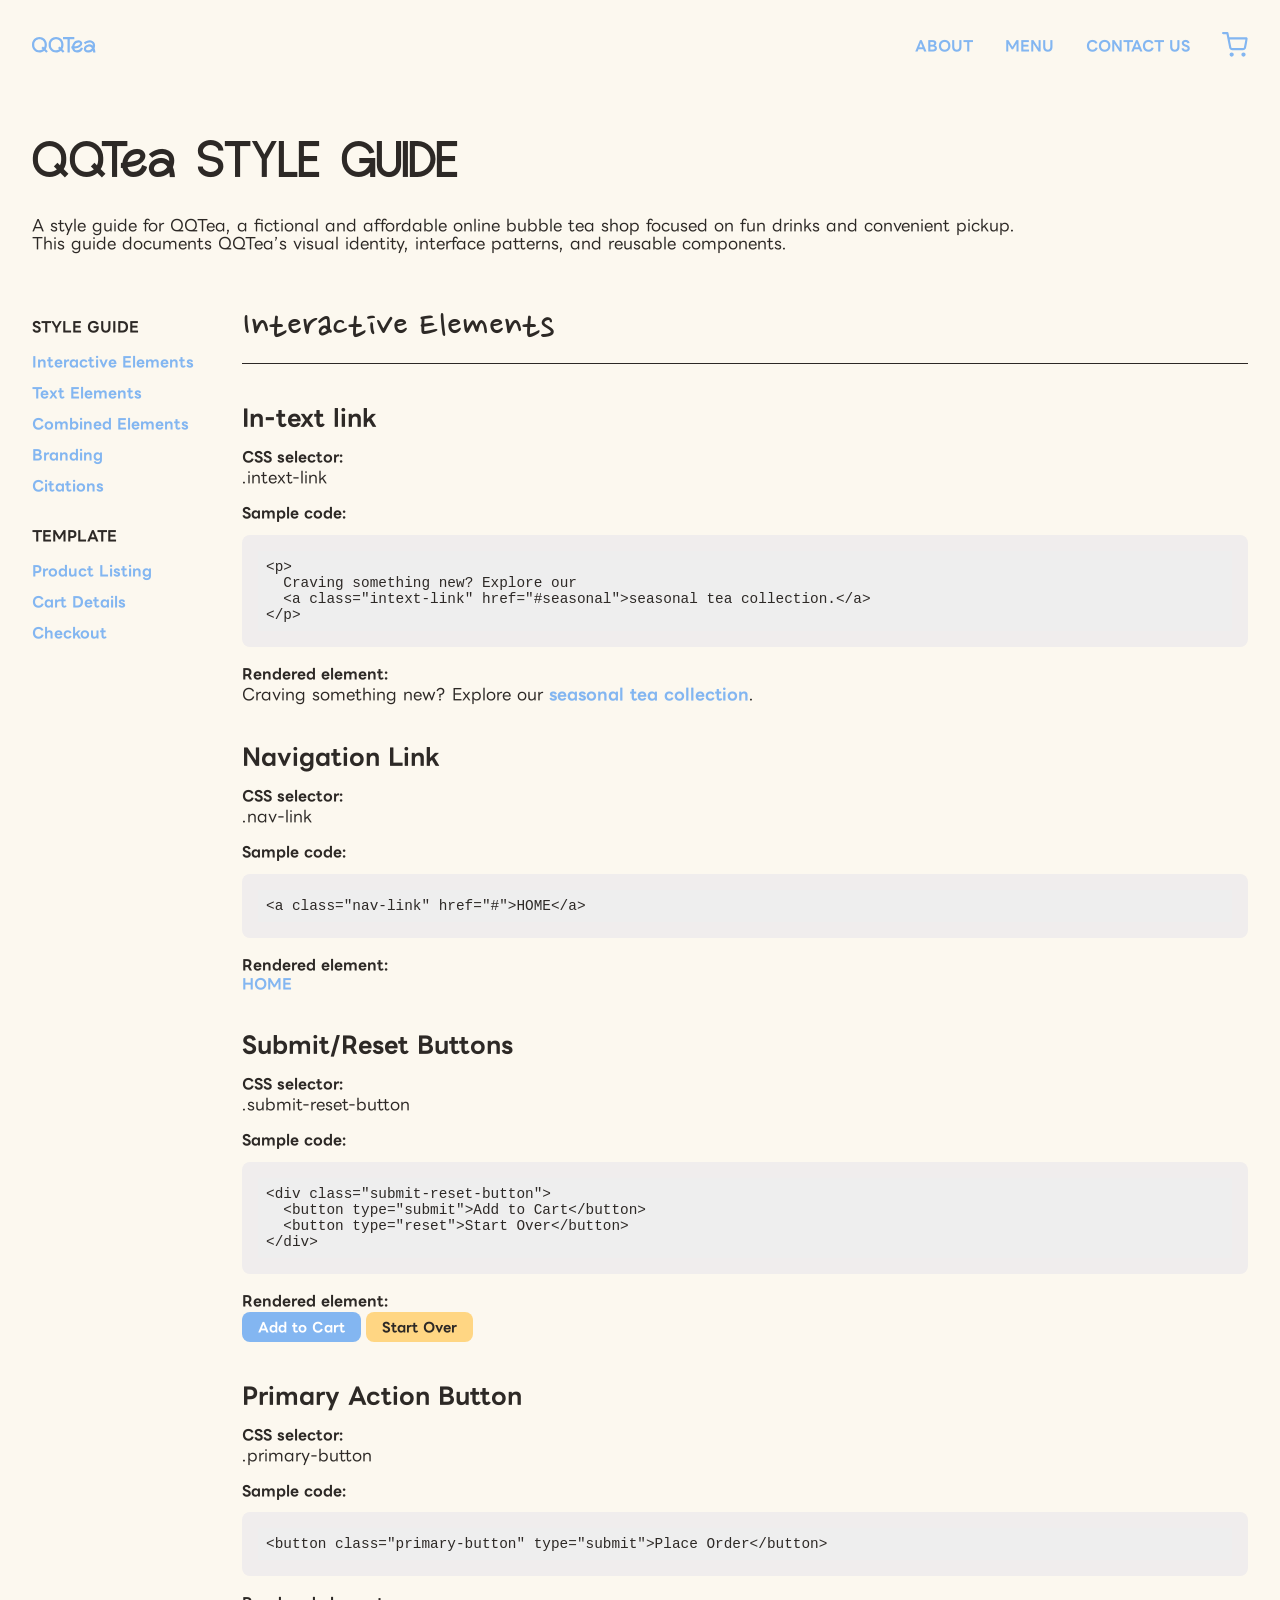
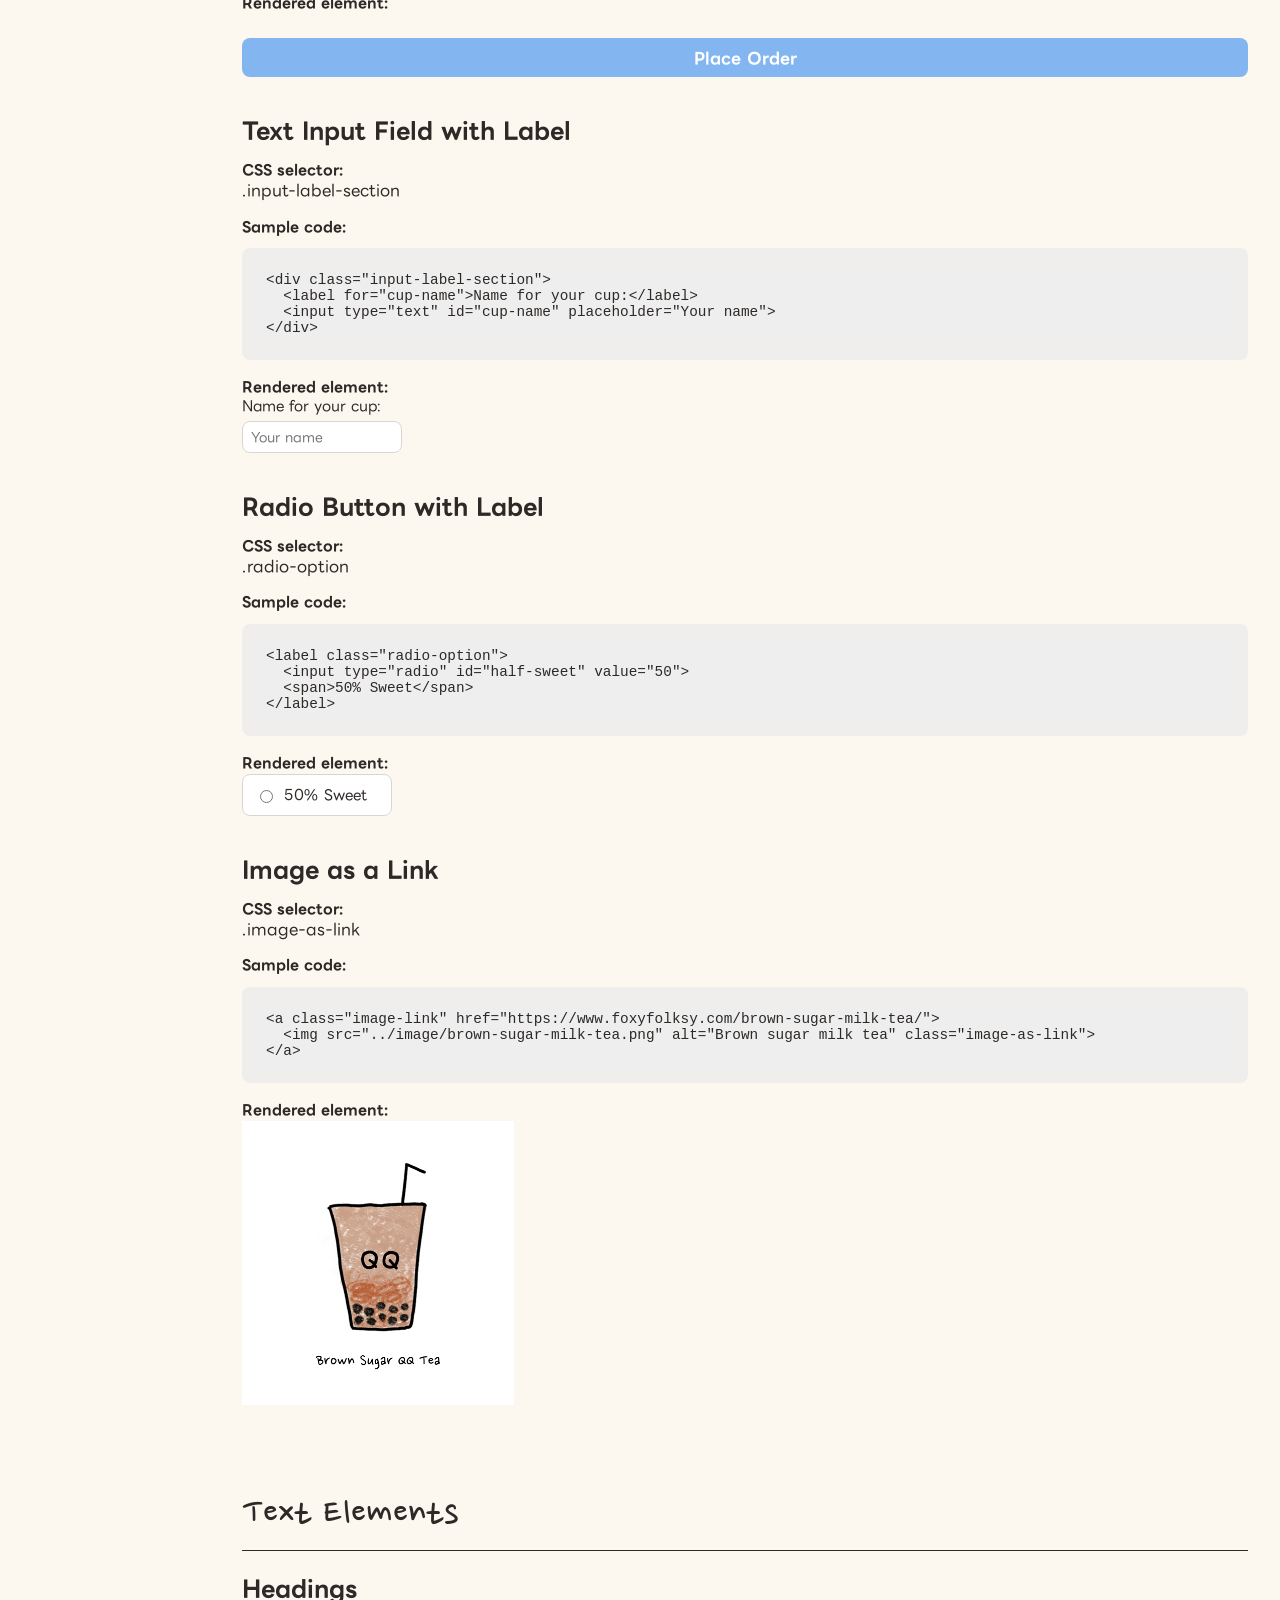
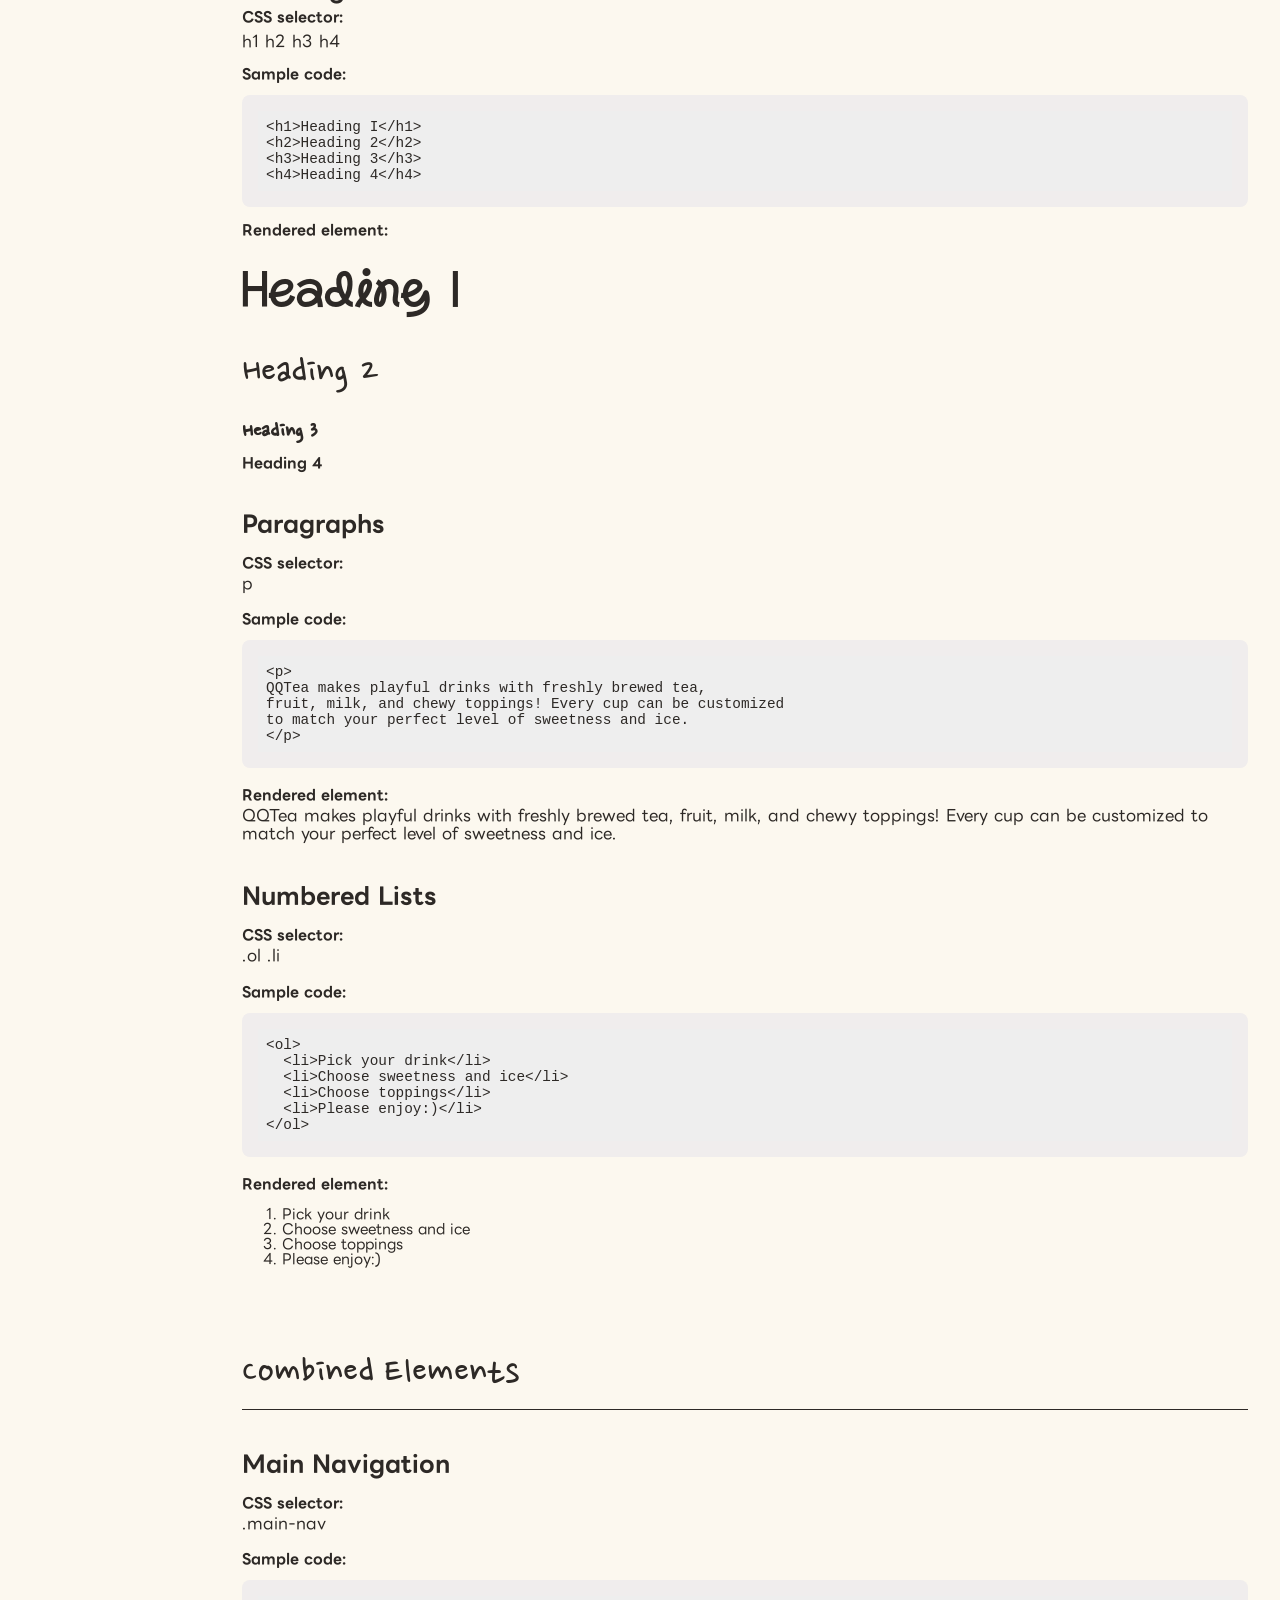
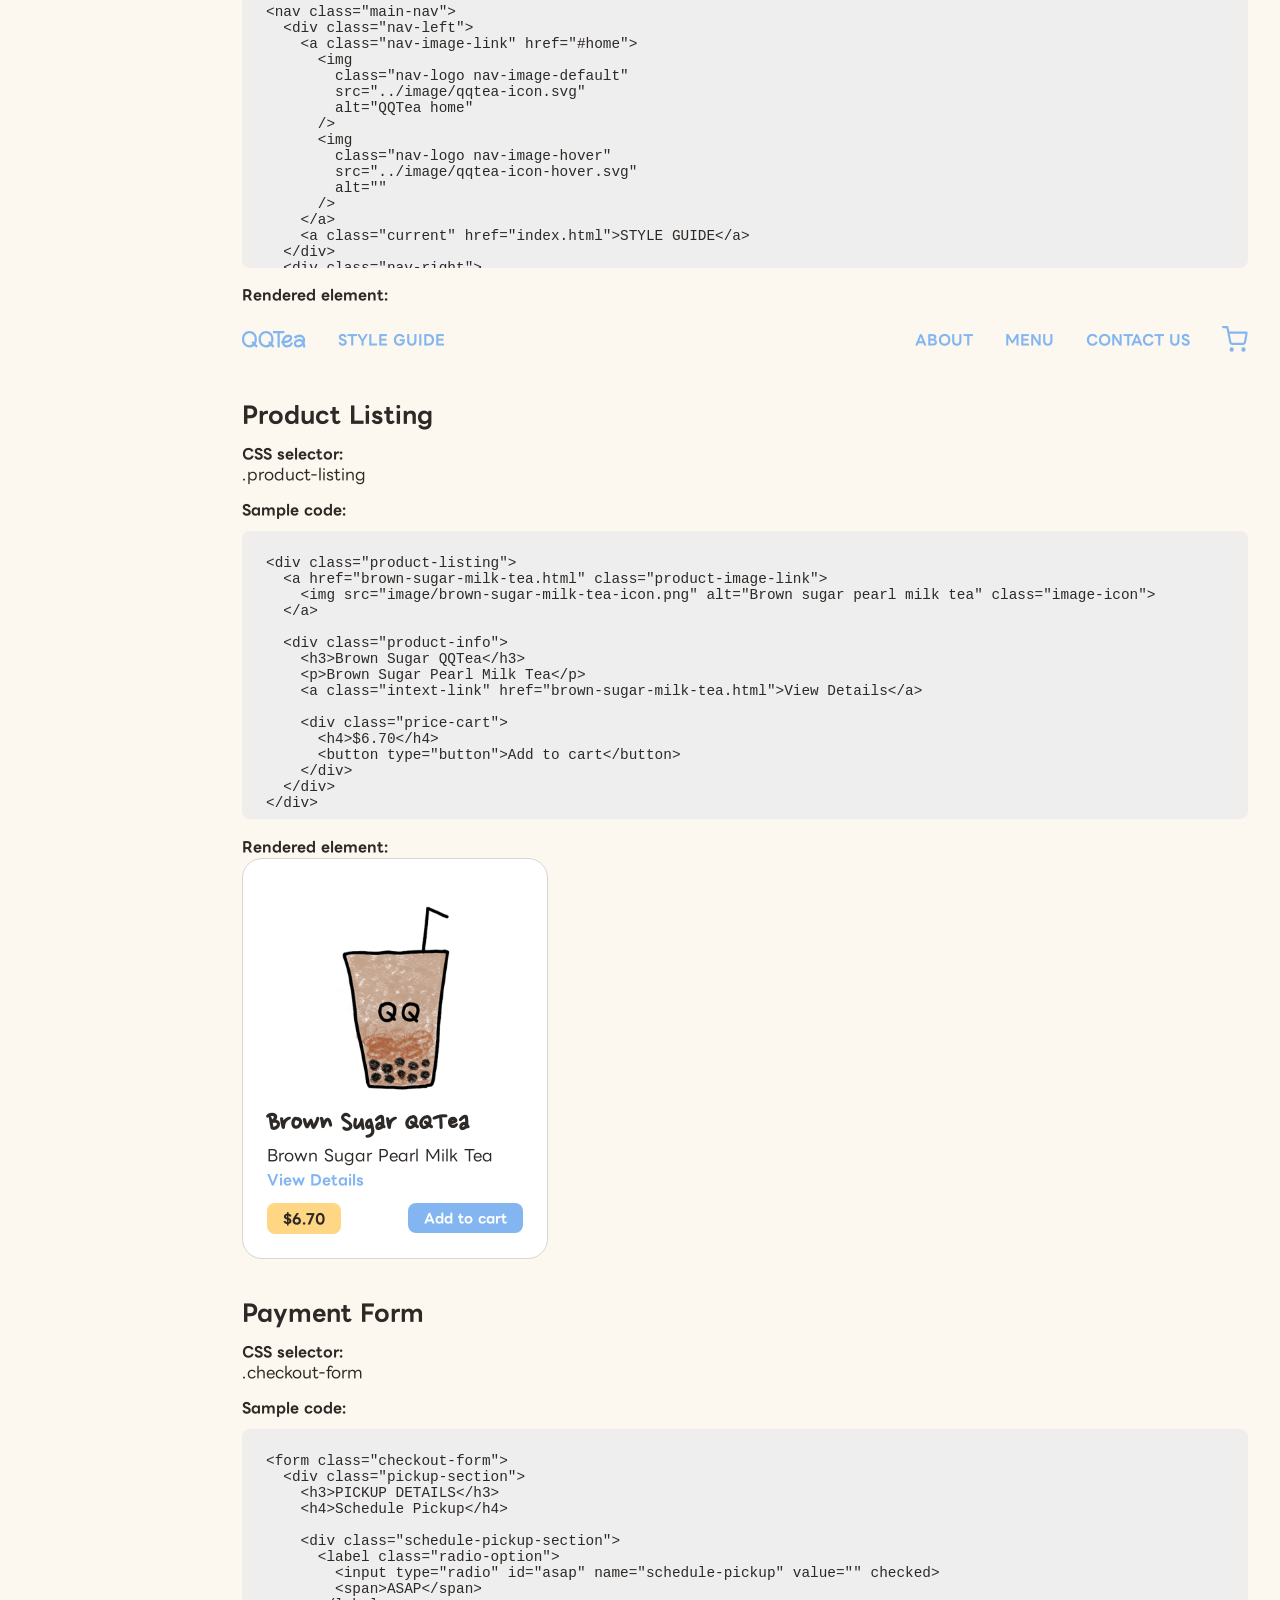
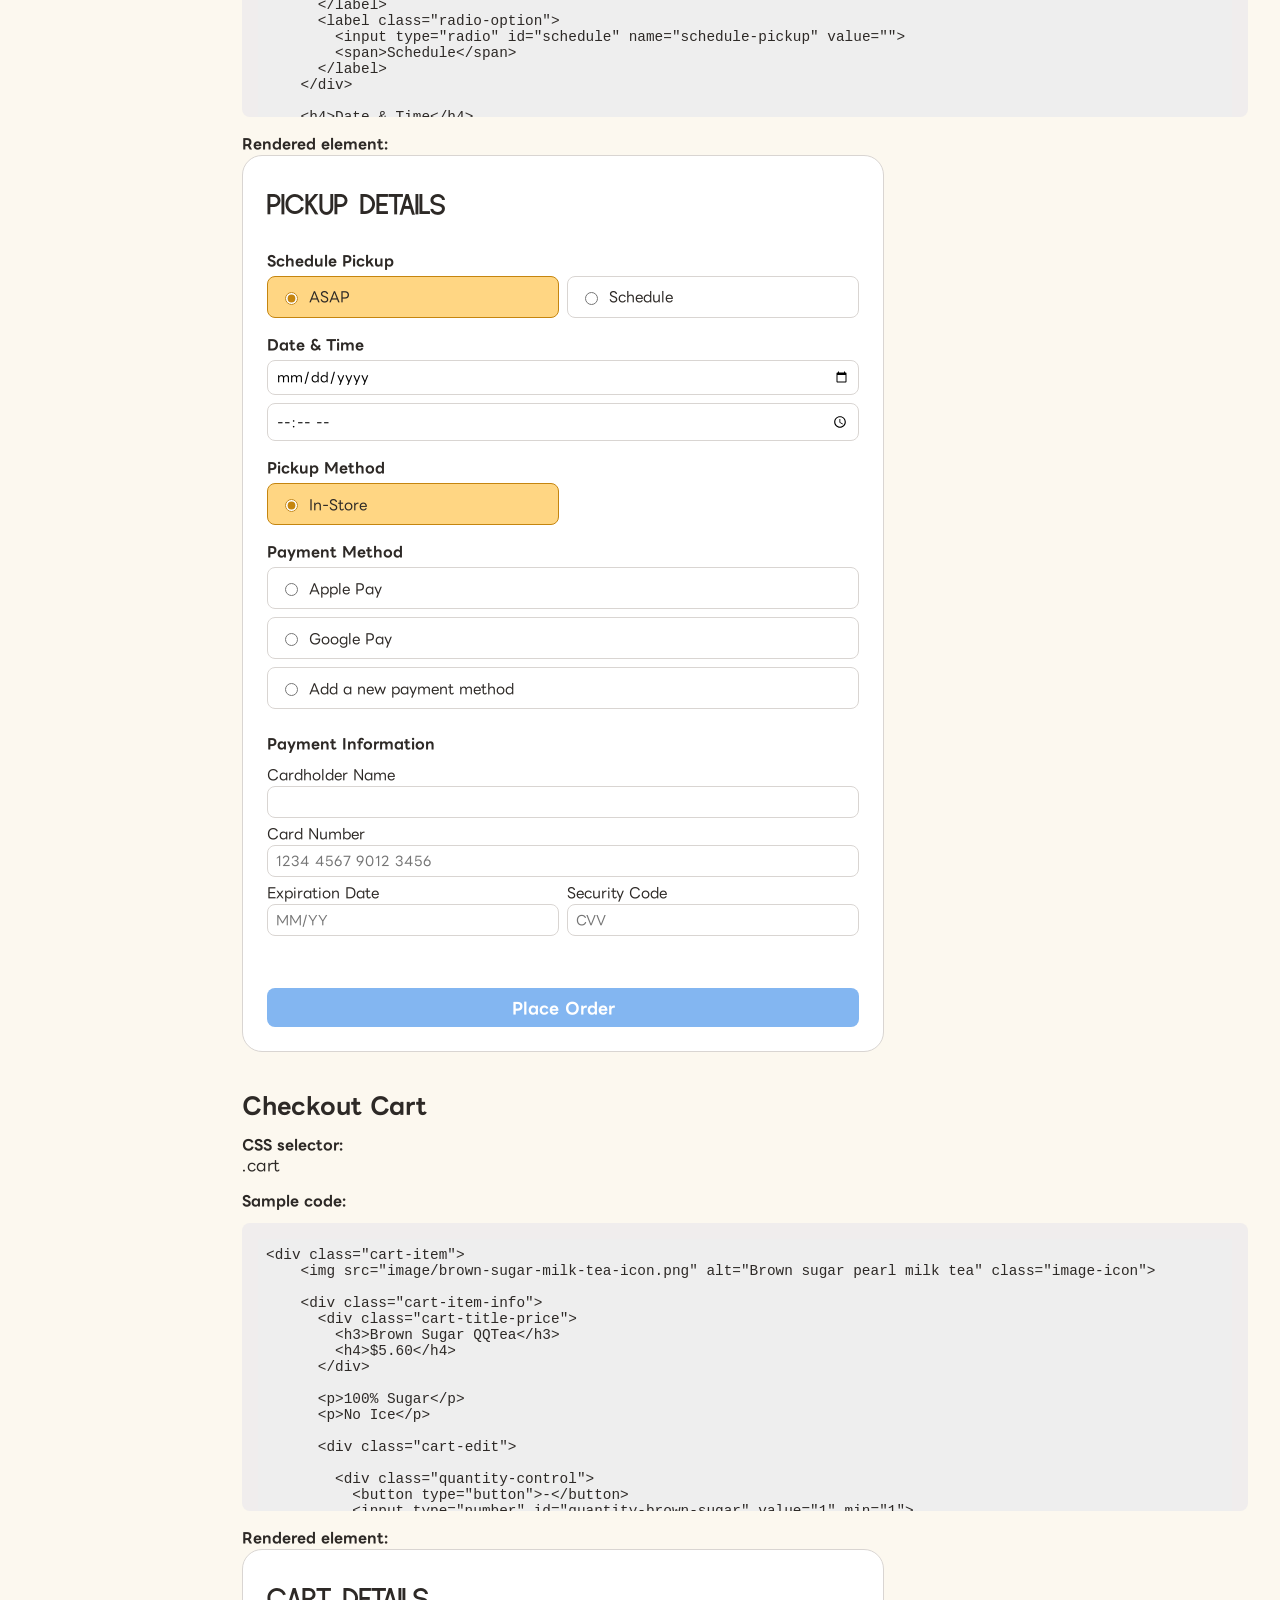
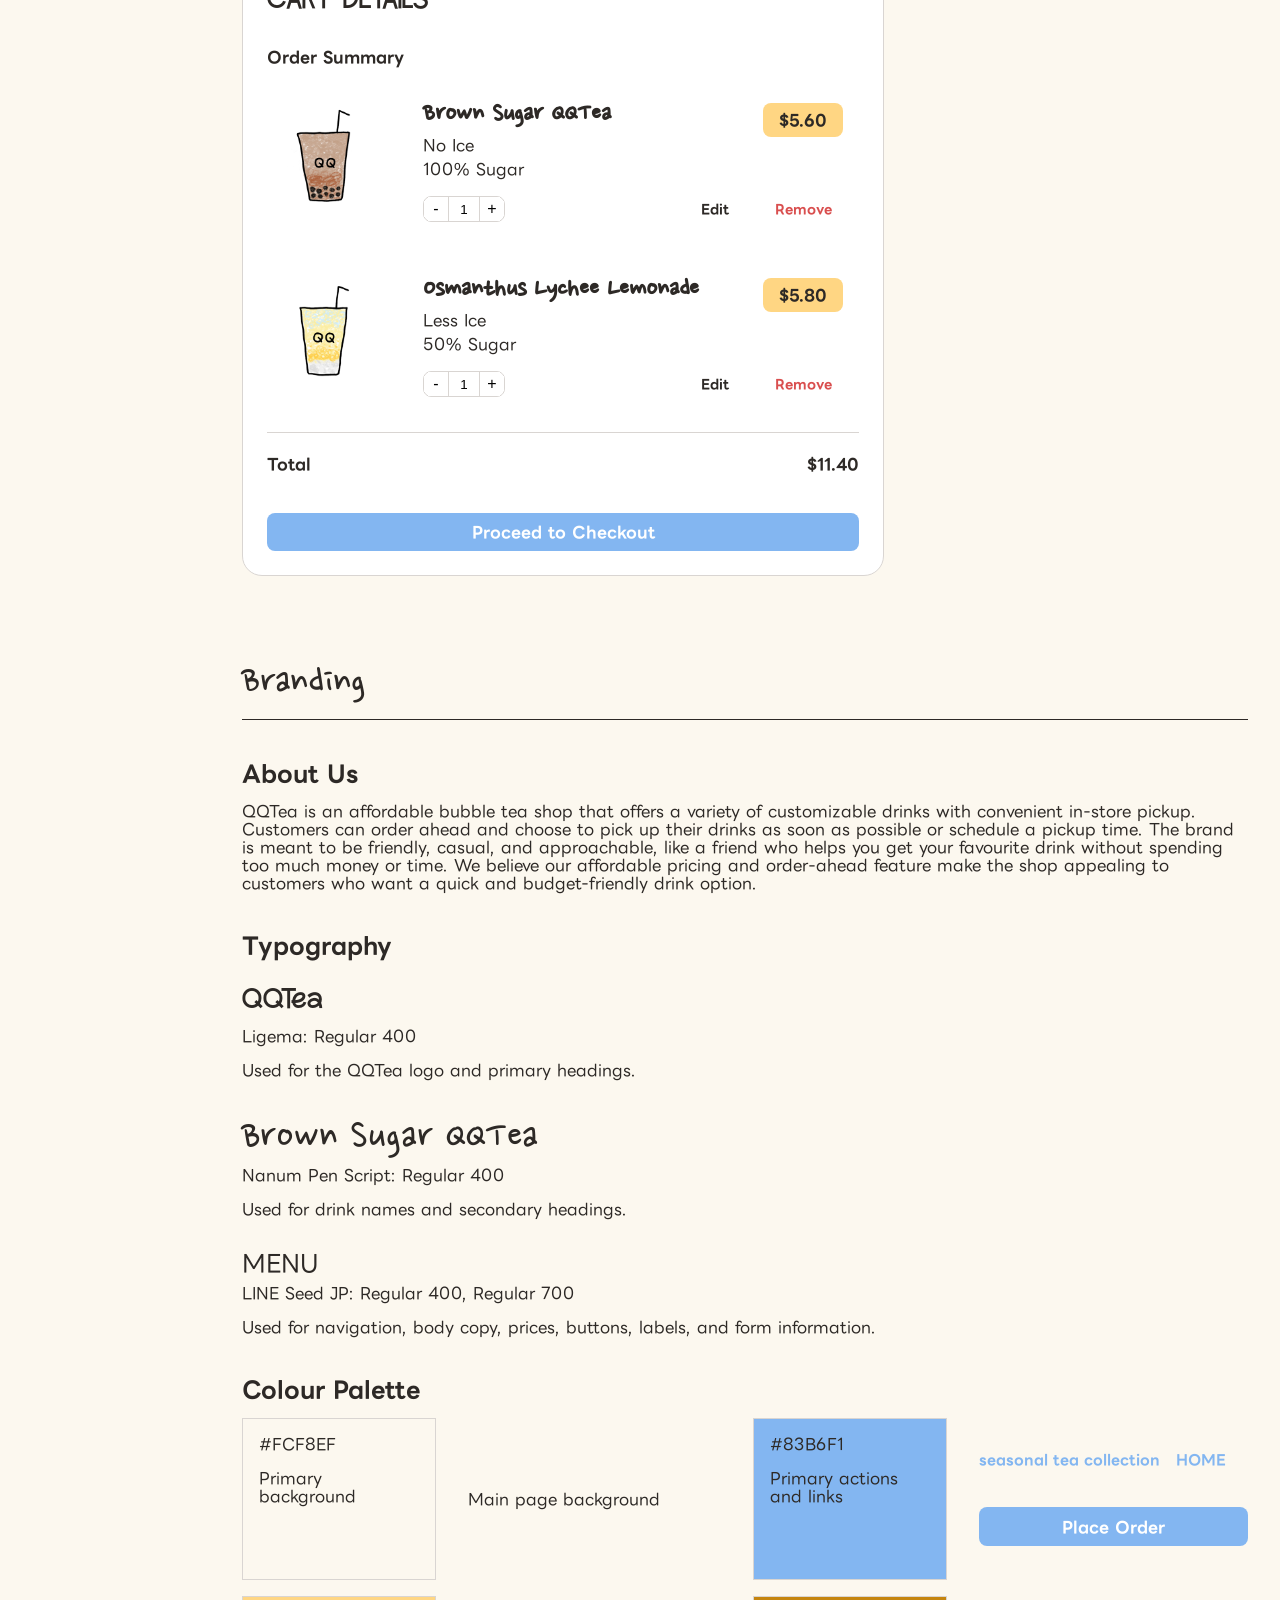
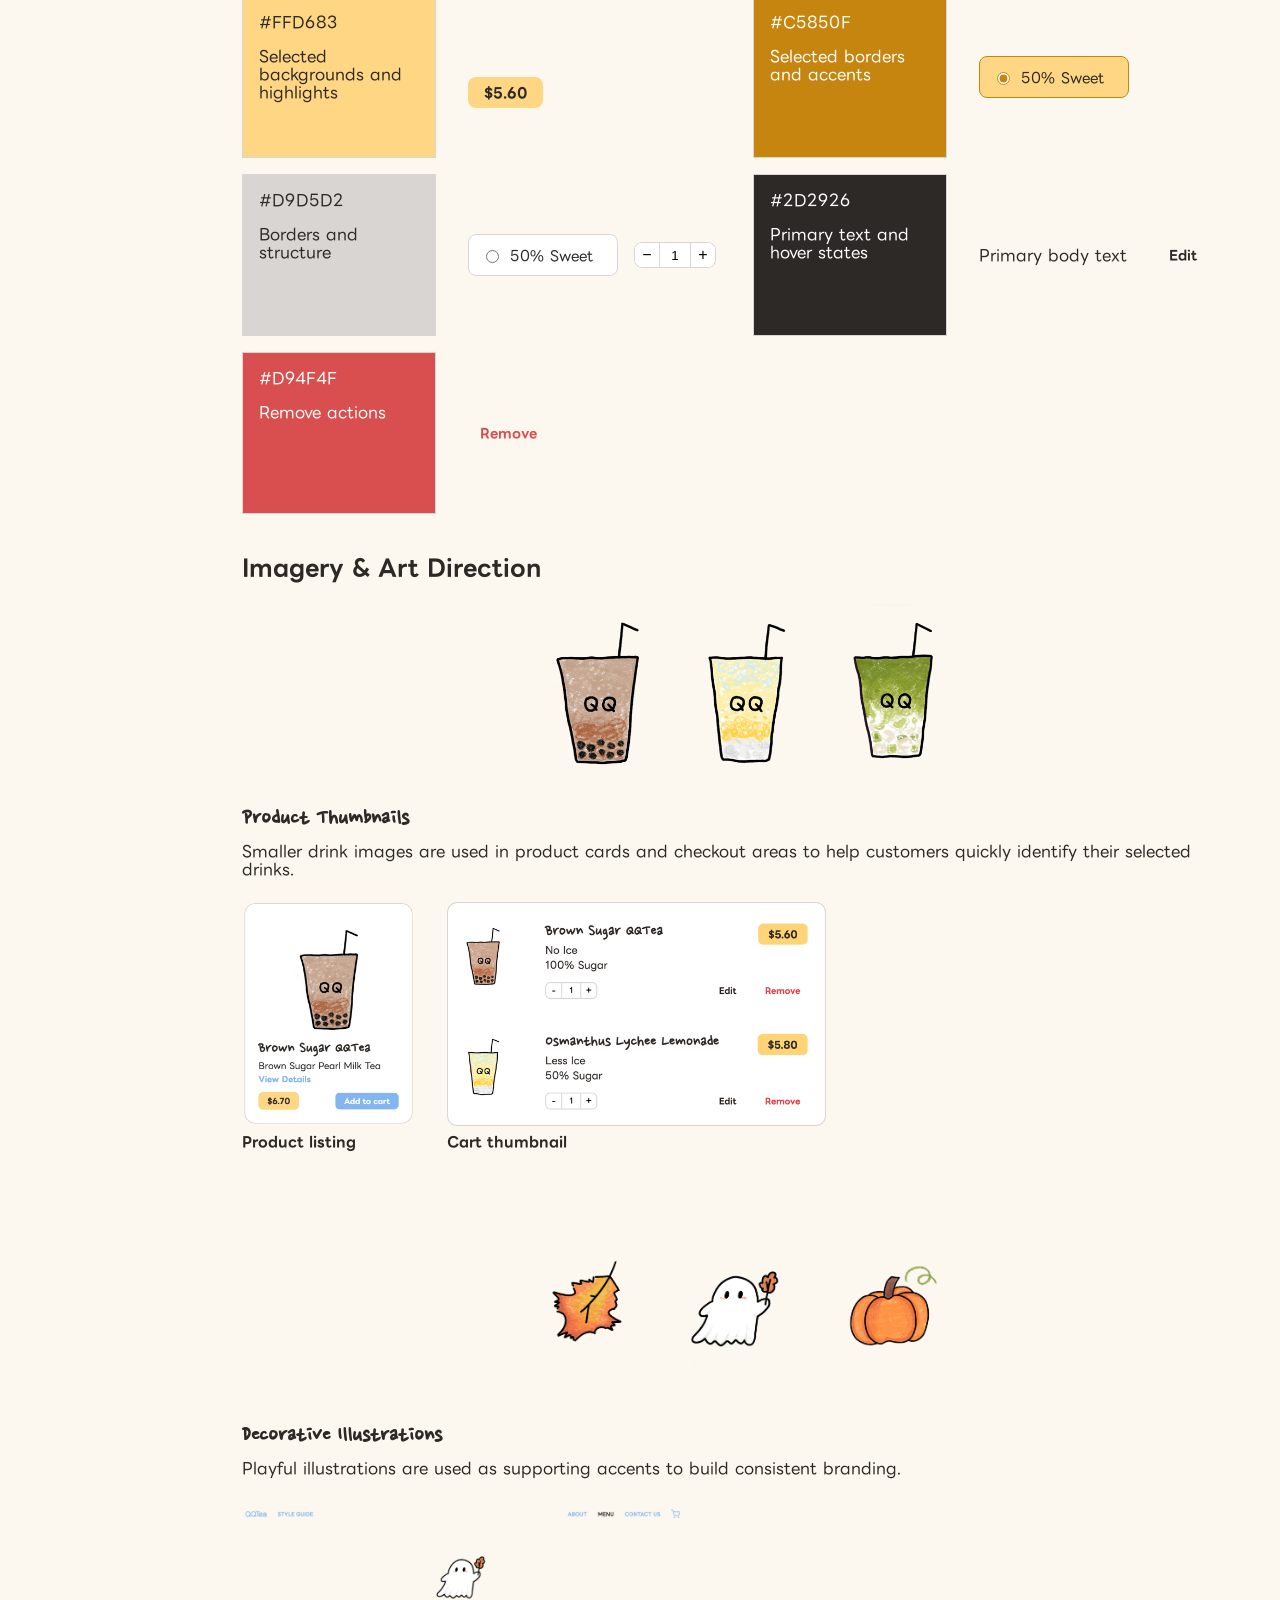
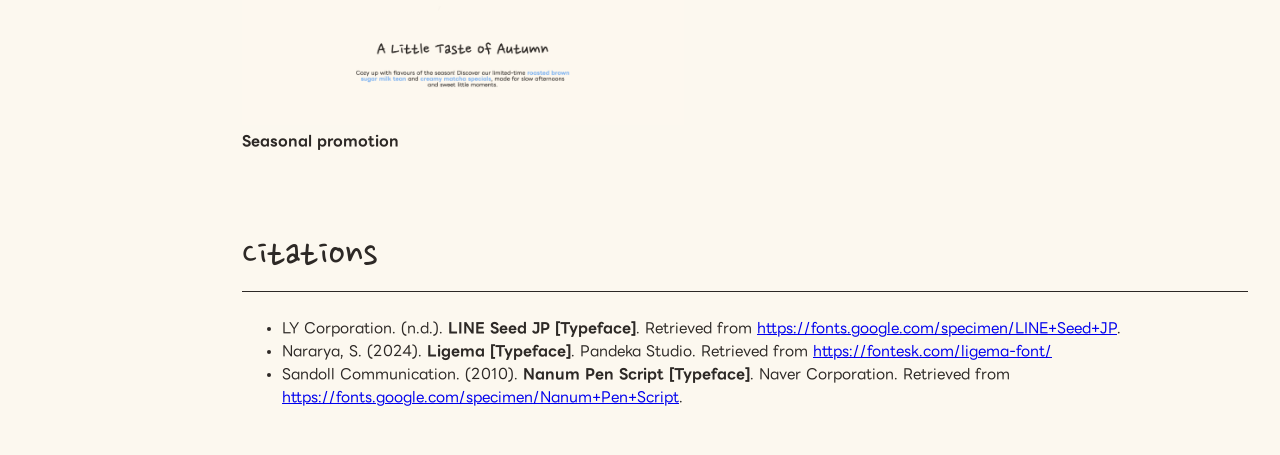
<file: IAT339-P01/html/index.html>
<!doctype html>
<html lang="en">
  <head>
    <meta charset="utf-8" />
    <title>QQTea Style Guide</title>

    <link href="../css/main.css" rel="stylesheet" />
  </head>

  <body>
    <!-- WEBSITE HEADER -->
    <header>
      <nav class="main-nav">
        <div class="nav-left">
          <a class="nav-image-link" href="../html/home.html">
            <img
              class="nav-logo nav-image-default"
              src="../image/qqtea-icon.svg"
              alt="QQTea icon"
            />
            <img
              class="nav-logo nav-image-hover"
              src="../image/qqtea-icon-hover.svg"
              alt="QQTea icon"
            />
          </a>
        </div>

        <div class="nav-right">
          <a class="nav-link" href="../html/about.html">ABOUT</a>
          <a class="nav-link" href="../html/product-listing.html">MENU</a>
          <a class="nav-link" href="../html/contact.html">CONTACT US</a>
          <a class="nav-image-link" href="../html/cart.html">
            <img
              class="nav-cart-icon nav-image-default"
              src="../image/cart-icon.svg"
              alt="Shopping cart icon"
            />
            <img
              class="nav-cart-icon nav-image-hover"
              src="../image/cart-icon-hover.svg"
              alt="Shopping cart icon"
            />
          </a>
        </div>
      </nav>
    </header>

    <!-- STYLE GUIDE TITLE -->
    <header class="style-guide-header">
      <h1>QQTea STYLE GUIDE</h1>
      <p>
        A style guide for QQTea, a fictional and affordable online bubble tea
        shop focused on fun drinks and convenient pickup.<br />
        This guide documents QQTea’s visual identity, interface patterns, and
        reusable components.
      </p>
    </header>

    <!-- SIDE NAV -->
    <div class="style-guide-layout">
      <nav class="style-guide-nav">
        <h4>STYLE GUIDE</h4>
        <a class="nav-link" href="#interactive_elements"
          >Interactive Elements</a
        >
        <a class="nav-link" href="#text_elements">Text Elements</a>
        <a class="nav-link" href="#combined_elements">Combined Elements</a>
        <a class="nav-link" href="#branding">Branding</a>
        <a class="nav-link" href="#citations">Citations</a>

        <h4 class="nav-section-heading">TEMPLATE</h4>
        <a class="nav-link" href="product-listing.html">Product Listing</a>
        <a class="nav-link" href="cart.html">Cart Details</a>
        <a class="nav-link" href="checkout.html">Checkout</a>
      </nav>

      <main class="style-guide-main">
        <!-- INTERACTIVE ELEMENTS SECTION // -->
        <section id="interactive_elements">
          <h2>Interactive Elements</h2>
          <section class="element">
            <h3 class="element-title">In-text link</h3>

            <h4>CSS selector:</h4>
            <p>.intext-link</p>

            <h4>Sample code:</h4>
            <pre><code>&lt;p&gt;
  Craving something new? Explore our
  &lt;a class="intext-link" href="#seasonal"&gt;seasonal tea collection.&lt;/a&gt;
&lt;/p&gt; </code></pre>

            <h4>Rendered element:</h4>
            <p>
              Craving something new? Explore our
              <a class="intext-link" href="product-listing.html"
                >seasonal tea collection</a
              >.
            </p>
          </section>

          <section class="element">
            <h3 class="element-title">Navigation Link</h3>

            <h4>CSS selector:</h4>
            <p>.nav-link</p>

            <h4>Sample code:</h4>
            <pre><code>&lt;a class="nav-link" href="#"&gt;HOME&lt;/a&gt;</code></pre>

            <h4>Rendered element:</h4>
            <a class="nav-link" href="#">HOME</a>
          </section>

          <section class="element">
            <h3 class="element-title">Submit/Reset Buttons</h3>
            <!--type="submit" and type="reset" required later-->

            <h4>CSS selector:</h4>
            <p>.submit-reset-button</p>

            <h4>Sample code:</h4>
            <pre><code>&lt;div class="submit-reset-button"&gt;
  &lt;button type="submit"&gt;Add to Cart&lt;/button&gt;
  &lt;button type="reset"&gt;Start Over&lt;/button&gt;
&lt;/div&gt;</code></pre>

            <h4>Rendered element:</h4>

            <div class="submit-reset-button">
              <button type="submit">Add to Cart</button>
              <button type="reset">Start Over</button>
            </div>
          </section>

          <section class="element">
            <h3 class="element-title">Primary Action Button</h3>

            <h4>CSS selector:</h4>
            <p>.primary-button</p>

            <h4>Sample code:</h4>
            <pre><code>&lt;button class="primary-button" type="submit"&gt;Place Order&lt;/button&gt;</code></pre>

            <h4>Rendered element:</h4>
            <button class="primary-button" type="submit">Place Order</button>
          </section>

          <section class="element">
            <h3 class="element-title">Text Input Field with Label</h3>

            <h4>CSS selector:</h4>
            <p>.input-label-section</p>

            <h4>Sample code:</h4>
            <pre><code>&lt;div class="input-label-section"&gt;
  &lt;label for="cup-name"&gt;Name for your cup:&lt;/label&gt;
  &lt;input type="text" id="cup-name" placeholder="Your name"&gt;
&lt;/div&gt;</code></pre>

            <h4>Rendered element:</h4>
            <div class="input-label-section">
              <label for="cup-name">Name for your cup:</label>
              <input type="text" id="cup-name" placeholder="Your name" />
            </div>
          </section>

          <section class="element">
            <h3 class="element-title">Radio Button with Label</h3>

            <h4>CSS selector:</h4>
            <p>.radio-option</p>

            <h4>Sample code:</h4>
            <pre><code>&lt;label class="radio-option"&gt;
  &lt;input type="radio" id="half-sweet" value="50"&gt;
  &lt;span&gt;50% Sweet&lt;/span&gt;
&lt;/label&gt;</code></pre>

            <h4>Rendered element:</h4>

            <label class="radio-option">
              <input type="radio" id="half-sweet" value="50" />
              <span>50% Sweet</span>
            </label>
          </section>

          <section class="element">
            <h3 class="element-title">Image as a Link</h3>

            <h4>CSS selector:</h4>
            <p>.image-as-link</p>

            <h4>Sample code:</h4>
            <pre><code>&lt;a class="image-link" href="https://www.foxyfolksy.com/brown-sugar-milk-tea/"&gt;
  &lt;img src="../image/brown-sugar-milk-tea.png" alt="Brown sugar milk tea" class="image-as-link"&gt;
&lt;/a&gt;</code></pre>

            <h4>Rendered element:</h4>

            <a
              class="image-link"
              href="https://www.foxyfolksy.com/brown-sugar-milk-tea/"
            >
              <img
                src="../image/brown-sugar-milk-tea.jpg"
                alt="Brown sugar milk tea"
                class="image-as-link"
              />
            </a>
          </section>
        </section>
        <!-- // INTERACTIVE ELEMENTS SECTION -->

        <!-- TEXT ELEMENTS SECTION // -->
        <section id="text_elements">
          <h2>Text Elements</h2>

          <section class="element heading-example">
            <h3 class="element-title">Headings</h3>

            <h4>CSS selector:</h4>
            <p>h1 h2 h3 h4</p>

            <h4>Sample code:</h4>
            <pre><code>&lt;h1&gt;Heading I&lt;/h1&gt;
&lt;h2&gt;Heading 2&lt;/h2&gt;
&lt;h3&gt;Heading 3&lt;/h3&gt;
&lt;h4&gt;Heading 4&lt;/h4&gt;</code></pre>

            <h4>Rendered element:</h4>

            <h1>Heading I</h1>
            <h2 id="stylesheet-h2">Heading 2</h2>
            <h3>Heading 3</h3>
            <h4>Heading 4</h4>
          </section>

          <section class="element">
            <h3 class="element-title">Paragraphs</h3>

            <h4>CSS selector:</h4>
            <p>p</p>

            <h4>Sample code:</h4>
            <pre><code>&lt;p&gt;
QQTea makes playful drinks with freshly brewed tea,
fruit, milk, and chewy toppings! Every cup can be customized
to match your perfect level of sweetness and ice.
&lt;/p&gt;</code></pre>

            <h4>Rendered element:</h4>

            <p>
              QQTea makes playful drinks with freshly brewed tea, fruit, milk,
              and chewy toppings! Every cup can be customized to match your
              perfect level of sweetness and ice.
            </p>
          </section>

          <section class="element">
            <h3 class="element-title">Numbered Lists</h3>

            <h4>CSS selector:</h4>
            <p>.ol .li</p>

            <h4>Sample code:</h4>
            <pre><code>&lt;ol&gt;
  &lt;li&gt;Pick your drink&lt;/li&gt;
  &lt;li&gt;Choose sweetness and ice&lt;/li&gt;
  &lt;li&gt;Choose toppings&lt;/li&gt;
  &lt;li&gt;Please enjoy:)&lt;/li&gt;
&lt;/ol&gt;</code></pre>

            <h4>Rendered element:</h4>

            <ol>
              <li>Pick your drink</li>
              <li>Choose sweetness and ice</li>
              <li>Choose toppings</li>
              <li>Please enjoy:)</li>
            </ol>
          </section>
        </section>
        <!-- // TEXT ELEMENTS SECTION -->

        <!-- COMBINED ELEMENTS SECTION // -->
        <section id="combined_elements">
          <h2>Combined Elements</h2>

          <section class="element">
            <h3 class="element-title">Main Navigation</h3>

            <h4>CSS selector:</h4>
            <p>.main-nav</p>

            <h4>Sample code:</h4>
            <pre><code>&lt;nav class="main-nav"&gt;
  &lt;div class="nav-left"&gt;
    &lt;a class="nav-image-link" href="#home"&gt;
      &lt;img
        class="nav-logo nav-image-default"
        src="../image/qqtea-icon.svg"
        alt="QQTea home"
      /&gt;
      &lt;img
        class="nav-logo nav-image-hover"
        src="../image/qqtea-icon-hover.svg"
        alt=""
      /&gt;
    &lt;/a&gt;
    &lt;a class="current" href="index.html"&gt;STYLE GUIDE&lt;/a&gt;
  &lt;/div&gt;
  &lt;div class="nav-right"&gt;
    &lt;a class="nav-link" href="#about"&gt;ABOUT&lt;/a&gt;
    &lt;a class="nav-link" href="../html/product-listing.html"&gt;MENU&lt;/a&gt;
    &lt;a class="nav-link" href="#contact"&gt;CONTACT US&lt;/a&gt;
    &lt;a class="nav-image-link" href="../html/cart.html"&gt;
      &lt;img
        class="nav-cart-icon nav-image-default"
        src="../image/cart-icon.svg"
        alt="Shopping cart"
      /&gt;
      &lt;img
        class="nav-cart-icon nav-image-hover"
        src="../image/cart-icon-hover.svg"
        alt=""
      /&gt;
    &lt;/a&gt;
  &lt;/div&gt;
&lt;/nav&gt;</code></pre>
            <h4>Rendered element:</h4>
            <nav class="main-nav">
              <div class="nav-left">
                <a class="nav-image-link" href="#home">
                  <img
                    class="nav-logo nav-image-default"
                    src="../image/qqtea-icon.svg"
                    alt="QQTea home"
                  />
                  <img
                    class="nav-logo nav-image-hover"
                    src="../image/qqtea-icon-hover.svg"
                    alt=""
                  />
                </a>
                <a class="current" href="index.html">STYLE GUIDE</a>
              </div>

              <div class="nav-right">
                <a class="nav-link" href="#about">ABOUT</a>
                <a class="nav-link" href="../html/product-listing.html">MENU</a>
                <a class="nav-link" href="#contact">CONTACT US</a>
                <a class="nav-image-link" href="../html/cart.html">
                  <img
                    class="nav-cart-icon nav-image-default"
                    src="../image/cart-icon.svg"
                    alt="Shopping cart"
                  />
                  <img
                    class="nav-cart-icon nav-image-hover"
                    src="../image/cart-icon-hover.svg"
                    alt=""
                  />
                </a>
              </div>
            </nav>
          </section>

          <section class="element">
            <h3 class="element-title">Product Listing</h3>

            <h4>CSS selector:</h4>
            <p>.product-listing</p>

            <h4>Sample code:</h4>
            <pre><code>&lt;div class="product-listing"&gt;
  &lt;a href="brown-sugar-milk-tea.html" class="product-image-link"&gt;
    &lt;img src="image/brown-sugar-milk-tea-icon.png" alt="Brown sugar pearl milk tea" class="image-icon"&gt;
  &lt;/a&gt;

  &lt;div class="product-info"&gt;
    &lt;h3&gt;Brown Sugar QQTea&lt;/h3&gt;
    &lt;p&gt;Brown Sugar Pearl Milk Tea&lt;/p&gt;
    &lt;a class="intext-link" href="brown-sugar-milk-tea.html"&gt;View Details&lt;/a&gt;

    &lt;div class="price-cart"&gt;
      &lt;h4&gt;$6.70&lt;/h4&gt;
      &lt;button type="button"&gt;Add to cart&lt;/button&gt;
    &lt;/div&gt;
  &lt;/div&gt;
&lt;/div&gt;</code></pre>

            <h4>Rendered element:</h4>

            <div class="product-listing">
              <a href="brown-sugar-milk-tea.html" class="product-image-link">
                <img
                  src="../image/brown-sugar-milk-tea-icon.png"
                  alt="Brown sugar pearl milk tea"
                  class="image-icon"
                />
              </a>

              <div class="product-info">
                <h3>Brown Sugar QQTea</h3>
                <p>Brown Sugar Pearl Milk Tea</p>
                <a class="intext-link" href="brown-sugar-milk-tea.html"
                  >View Details</a
                >

                <div class="price-cart">
                  <h4>$6.70</h4>
                  <button type="button">Add to cart</button>
                </div>
              </div>
            </div>
          </section>

          <section class="element">
            <h3 class="element-title">Payment Form</h3>

            <h4>CSS selector:</h4>
            <p>.checkout-form</p>

            <h4>Sample code:</h4>
            <pre><code>&lt;form class="checkout-form"&gt;
  &lt;div class="pickup-section"&gt;
    &lt;h3&gt;PICKUP DETAILS&lt;/h3&gt;
    &lt;h4&gt;Schedule Pickup&lt;/h4&gt;

    &lt;div class="schedule-pickup-section"&gt;
      &lt;label class="radio-option"&gt;
        &lt;input type="radio" id="asap" name="schedule-pickup" value="" checked&gt;
        &lt;span&gt;ASAP&lt;/span&gt;
      &lt;/label&gt;
      &lt;label class="radio-option"&gt;
        &lt;input type="radio" id="schedule" name="schedule-pickup" value=""&gt;
        &lt;span&gt;Schedule&lt;/span&gt;
      &lt;/label&gt;
    &lt;/div&gt;

    &lt;h4&gt;Date &amp; Time&lt;/h4&gt;
    &lt;div class="datetime-section"&gt;
      &lt;input type="date" id="pickup-date" name="pickup-date" required&gt;
      &lt;input type="time" id="pickup-time" name="pickup-time" required&gt;
    &lt;/div&gt;

    &lt;h4&gt;Pickup Method&lt;/h4&gt;
    &lt;div class="pickup-method-section"&gt;
      &lt;label class="radio-option"&gt;
        &lt;input type="radio" name="pickup-method" value="" checked&gt;
        &lt;span&gt;In-Store&lt;/span&gt;
      &lt;/label&gt;
    &lt;/div&gt;
  &lt;/div&gt;


  &lt;div class="payment-method-section"&gt;
    &lt;h4&gt;Payment Method&lt;/h4&gt;
    &lt;label class="radio-option"&gt;
      &lt;input type="radio" id="apple-pay" name="payment-method" value=""&gt;
      &lt;span&gt;Apple Pay&lt;/span&gt;&lt;br&gt;
    &lt;/label&gt;

    &lt;label class="radio-option"&gt;
      &lt;input type="radio" id="google-pay" name="payment-method" value=""&gt;
      &lt;span&gt;Google Pay&lt;/span&gt;&lt;br&gt;
    &lt;/label&gt;

    &lt;label class="radio-option"&gt;
      &lt;input type="radio" id="card" name="payment-method" value=""&gt;
      &lt;span&gt;Add a new payment method&lt;/span&gt;&lt;br&gt;
    &lt;/label&gt;
  &lt;/div&gt;


  &lt;div class="payment-info-section"&gt;
    &lt;h4&gt;Payment Information&lt;/h4&gt;

    &lt;div class="cardholder-field"&gt;
      &lt;label for="card-name"&gt;Cardholder Name&lt;/label&gt;
      &lt;input type="text" id="card-name" required&gt;
    &lt;/div&gt;

    &lt;div class="card-number-field"&gt;
      &lt;label for="card-number"&gt;Card Number&lt;/label&gt;
      &lt;input type="text" id="card-number" placeholder="1234 4567 9012 3456" required&gt;
    &lt;/div&gt;

    &lt;div class="expiration-field"&gt;
      &lt;label for="expiration"&gt;Expiration Date&lt;/label&gt;
      &lt;input type="text" id="expiration" placeholder="MM/YY" required&gt;
    &lt;/div&gt;

    &lt;div class="cvv-field"&gt;
      &lt;label for="cvv"&gt;Security Code&lt;/label&gt;
      &lt;input type="text" id="cvv" placeholder="CVV" required&gt;
    &lt;/div&gt;
  &lt;/div&gt;

  &lt;button class="primary-button" type="submit"&gt;Place Order&lt;/button&gt;

&lt;/form&gt;</code></pre>

            <h4>Rendered element:</h4>

            <form class="checkout-form">
              <div class="pickup-section">
                <h1>PICKUP DETAILS</h1>
                <h4>Schedule Pickup</h4>

                <div class="schedule-pickup-section">
                  <label class="radio-option">
                    <input
                      type="radio"
                      id="asap"
                      name="schedule-pickup"
                      value=""
                      checked
                    />
                    <span>ASAP</span>
                  </label>
                  <label class="radio-option">
                    <input
                      type="radio"
                      id="schedule"
                      name="schedule-pickup"
                      value=""
                    />
                    <span>Schedule</span>
                  </label>
                </div>

                <h4>Date & Time</h4>
                <div class="datetime-section">
                  <input
                    type="date"
                    id="pickup-date"
                    name="pickup-date"
                    required
                  />
                  <input
                    type="time"
                    id="pickup-time"
                    name="pickup-time"
                    required
                  />
                </div>

                <h4>Pickup Method</h4>
                <div class="pickup-method-section">
                  <label class="radio-option">
                    <input type="radio" name="pickup-method" value="" checked />
                    <span>In-Store</span>
                  </label>
                </div>
              </div>

              <div class="payment-method-section">
                <h4>Payment Method</h4>
                <label class="radio-option">
                  <input
                    type="radio"
                    id="apple-pay"
                    name="payment-method"
                    value=""
                  />
                  <span>Apple Pay</span><br />
                </label>

                <label class="radio-option">
                  <input
                    type="radio"
                    id="google-pay"
                    name="payment-method"
                    value=""
                  />
                  <span>Google Pay</span><br />
                </label>

                <label class="radio-option">
                  <input
                    type="radio"
                    id="card"
                    name="payment-method"
                    value=""
                  />
                  <span>Add a new payment method</span><br />
                </label>
              </div>

              <div class="payment-info-section">
                <h4>Payment Information</h4>

                <div class="cardholder-field">
                  <label for="card-name">Cardholder Name</label>
                  <input type="text" id="card-name" required />
                </div>

                <div class="card-number-field">
                  <label for="card-number">Card Number</label>
                  <input
                    type="text"
                    id="card-number"
                    placeholder="1234 4567 9012 3456"
                    required
                  />
                </div>

                <div class="expiration-field">
                  <label for="expiration">Expiration Date</label>
                  <input
                    type="text"
                    id="expiration"
                    placeholder="MM/YY"
                    required
                  />
                </div>

                <div class="cvv-field">
                  <label for="cvv">Security Code</label>
                  <input type="text" id="cvv" placeholder="CVV" required />
                </div>
              </div>

              <button class="primary-button" type="submit">Place Order</button>
            </form>
          </section>

          <section class="element">
            <h3 class="element-title">Checkout Cart</h3>

            <h4>CSS selector:</h4>
            <p>.cart</p>

            <h4>Sample code:</h4>
            <pre><code>&lt;div class="cart-item"&gt;
    &lt;img src="image/brown-sugar-milk-tea-icon.png" alt="Brown sugar pearl milk tea" class="image-icon"&gt;

    &lt;div class="cart-item-info"&gt;
      &lt;div class="cart-title-price"&gt;
        &lt;h3&gt;Brown Sugar QQTea&lt;/h3&gt;
        &lt;h4&gt;$5.60&lt;/h4&gt;
      &lt;/div&gt;

      &lt;p&gt;100% Sugar&lt;/p&gt;
      &lt;p&gt;No Ice&lt;/p&gt;

      &lt;div class="cart-edit"&gt;

        &lt;div class="quantity-control"&gt;
          &lt;button type="button"&gt;-&lt;/button&gt;
          &lt;input type="number" id="quantity-brown-sugar" value="1" min="1"&gt;
          &lt;button type="button"&gt;+&lt;/button&gt;
        &lt;/div&gt;

        &lt;button class="remove-btn"&gt;Remove&lt;/button&gt;
      &lt;/div&gt;
    &lt;/div&gt;
  &lt;/div&gt;


  &lt;div class="cart-item"&gt;

    &lt;img src="image/osmanthus-lychee-lemonade-icon.png" alt="Osmanthus Lychee Lemonade" class="image-icon"&gt;

    &lt;div class="cart-item-info"&gt;

      &lt;div class="cart-title-price"&gt;
        &lt;h3&gt;Osmanthus Lychee Lemonade&lt;/h3&gt;
        &lt;h4&gt;$5.80&lt;/h4&gt;
      &lt;/div&gt;

      &lt;p&gt;50% Sugar&lt;/p&gt;
      &lt;p&gt;Less Ice&lt;/p&gt;

      &lt;div class="cart-edit"&gt;
        &lt;div class="quantity-control"&gt;
          &lt;button type="button"&gt;-&lt;/button&gt;
          &lt;input type="number" id="quantity-lychee" value="1" min="1"&gt;
          &lt;button type="button"&gt;+&lt;/button&gt;
        &lt;/div&gt;
        &lt;button class="remove-btn"&gt;Remove&lt;/button&gt;
      &lt;/div&gt;
    &lt;/div&gt;
  &lt;/div&gt;


  &lt;div class="cart-total"&gt;
    &lt;h4&gt;Total&lt;/h4&gt;
    &lt;h4&gt;$11.40&lt;/h4&gt;
  &lt;/div&gt;
  &lt;button class="primary-button" type="submit"&gt;Proceed to Checkout&lt;/button&gt;
&lt;/div&gt;</code></pre>

            <h4>Rendered element:</h4>

            <div class="cart">
              <h1>CART DETAILS</h1>
              <h4>Order Summary</h4>

              <div class="cart-item">
                <img
                  src="../image/brown-sugar-milk-tea-icon.png"
                  alt="Brown sugar pearl milk tea"
                  class="image-icon"
                />

                <div class="cart-item-info">
                  <div class="cart-title-price">
                    <h3>Brown Sugar QQTea</h3>
                    <h4>$5.60</h4>
                  </div>

                  <p>No Ice</p>
                  <p>100% Sugar</p>

                  <div class="cart-edit">
                    <div class="quantity-control">
                      <button type="button">-</button>
                      <input
                        type="number"
                        id="quantity-brown-sugar"
                        value="1"
                        min="1"
                      />
                      <button type="button">+</button>
                    </div>

                    <div class="cart-action">
                      <button class="edit-btn">Edit</button>
                      <button class="remove-btn">Remove</button>
                    </div>
                  </div>
                </div>
              </div>

              <div class="cart-item">
                <img
                  src="../image/osmanthus-lychee-lemonade-icon.png"
                  alt="Osmanthus Lychee Lemonade"
                  class="image-icon"
                />

                <div class="cart-item-info">
                  <div class="cart-title-price">
                    <h3>Osmanthus Lychee Lemonade</h3>
                    <h4>$5.80</h4>
                  </div>

                  <p>Less Ice</p>
                  <p>50% Sugar</p>

                  <div class="cart-edit">
                    <div class="quantity-control">
                      <button type="button">-</button>
                      <input
                        type="number"
                        id="quantity-lychee"
                        value="1"
                        min="1"
                      />
                      <button type="button">+</button>
                    </div>

                    <div class="cart-action">
                      <button class="edit-btn">Edit</button>
                      <button class="remove-btn">Remove</button>
                    </div>
                  </div>
                </div>
              </div>

              <div class="cart-total">
                <h4>Total</h4>
                <h4>$11.40</h4>
              </div>
              <button class="primary-button" type="submit">
                Proceed to Checkout
              </button>
            </div>
          </section>
        </section>
        <!-- // COMBINED ELEMENTS SECTION -->

        <!-- // BRANDING SECTION -->
        <section id="branding">
          <h2>Branding</h2>

          <section class="element">
            <h3 class="element-title">About Us</h3>
            <p>
              QQTea is an affordable bubble tea shop that offers a variety of
              customizable drinks with convenient in-store pickup. Customers can
              order ahead and choose to pick up their drinks as soon as possible
              or schedule a pickup time. The brand is meant to be friendly,
              casual, and approachable, like a friend who helps you get your
              favourite drink without spending too much money or time. We
              believe our affordable pricing and order-ahead feature make the
              shop appealing to customers who want a quick and budget-friendly
              drink option.
            </p>
          </section>
        </section>

        <section class="element">
          <h3 class="element-title">Typography</h3>

          <section class="element">
            <div class="font">
              <p id="ligema">QQTea</p>
              <p>Ligema: Regular 400</p>
              <p>Used for the QQTea logo and primary headings.</p>
            </div>
            <div class="font">
              <p id="nanum">Brown Sugar QQTea</p>
              <p>Nanum Pen Script: Regular 400</p>
              <p>Used for drink names and secondary headings.</p>
            </div>

            <div class="font">
              <p id="line-seed">MENU</p>
              <p>LINE Seed JP: Regular 400, Regular 700</p>
              <p>
                Used for navigation, body copy, prices, buttons, labels, and
                form information.
              </p>
            </div>
          </section>
        </section>

        <section class="element">
          <h3 class="element-title">Colour Palette</h3>

          <div class="colour-palette">
            <!-- cream -->
            <div class="colour-item">
              <div class="colour-swatch colour-cream">
                <p>#FCF8EF</p>
                <p>Primary background</p>
              </div>

              <div class="colour-usage">
                <p>Main page background</p>
              </div>
            </div>

            <!-- blue -->
            <div class="colour-item">
              <div class="colour-swatch colour-blue">
                <p>#83B6F1</p>
                <p>Primary actions and links</p>
              </div>

              <div class="colour-usage">
                <a class="intext-link" href="#">seasonal tea collection</a>
                <a class="nav-link" href="#">HOME</a>

                <button class="primary-button" type="button">
                  Place Order
                </button>
              </div>
            </div>

            <!-- yellow -->
            <div class="colour-item">
              <div class="colour-swatch colour-yellow">
                <p>#FFD683</p>
                <p>Selected backgrounds and highlights</p>
              </div>

              <div class="colour-usage">
                <div class="price-cart">
                  <h4>$5.60</h4>
                </div>
              </div>
            </div>

            <!-- gold -->
            <div class="colour-item">
              <div class="colour-swatch colour-gold">
                <p>#C5850F</p>
                <p>Selected borders and accents</p>
              </div>

              <div class="colour-usage">
                <label class="radio-option">
                  <input type="radio" name="selected-colour-example" checked />
                  50% Sweet
                </label>
              </div>
            </div>

            <!-- soft gray -->
            <div class="colour-item">
              <div class="colour-swatch colour-soft-gray">
                <p>#D9D5D2</p>
                <p>Borders and structure</p>
              </div>

              <div class="colour-usage">
                <label class="radio-option">
                  <input type="radio" name="unselected-colour-example" />
                  50% Sweet
                </label>

                <div class="quantity-control">
                  <button type="button">−</button>

                  <input
                    type="number"
                    value="1"
                    min="1"
                    aria-label="Quantity"
                  />

                  <button type="button">+</button>
                </div>
              </div>
            </div>

            <!-- dark -->
            <div class="colour-item">
              <div class="colour-swatch colour-dark">
                <p>#2D2926</p>
                <p>Primary text and hover states</p>
              </div>

              <div class="colour-usage">
                <p>Primary body text</p>

                <button class="edit-btn" type="button">Edit</button>
              </div>
            </div>

            <!-- red -->
            <div class="colour-item">
              <div class="colour-swatch colour-red">
                <p>#D94F4F</p>
                <p>Remove actions</p>
              </div>

              <div class="colour-usage">
                <button class="remove-btn" type="button">Remove</button>
              </div>
            </div>
          </div>
        </section>

        <section class="element">
          <h3 class="element-title">Imagery & Art Direction</h3>
          <div class="imagery-grid">
            <div class="imagery-item">
              <div class="imagery-example imagery-thumbnails">
                <img
                  src="../image/brown-sugar-milk-tea-icon.png"
                  alt="Brown Sugar QQTea thumbnail"
                />
                <img
                  src="../image/osmanthus-lychee-lemonade-icon.png"
                  alt="Osmanthus Lychee Lemonade thumbnail"
                />
                <img
                  src="../image/matcha-mochi-latte.png"
                  alt="Matcha Mochi Latte thumbnail"
                />
              </div>

              <h3>Product Thumbnails</h3>
              <p>
                Smaller drink images are used in product cards and checkout
                areas to help customers quickly identify their selected drinks.
              </p>

              <div class="imagery-usage">
                <figure>
                  <img
                    src="../image/product-card-example.png"
                    alt="Drink illustration used in a QQTea product card"
                  />
                  <figcaption>Product listing</figcaption>
                </figure>

                <figure class="cart-example">
                  <img
                    src="../image/cart-imagery-example.png"
                    alt="Drink illustration used in a QQTea shopping cart"
                  />
                  <figcaption>Cart thumbnail</figcaption>
                </figure>
              </div>
            </div>

            <div class="imagery-item">
              <div class="imagery-example imagery-decorations">
                <img
                  src="../image/leaf.png"
                  alt="Decorative autumn leaf illustration"
                />
                <img
                  src="../image/ghost.png"
                  alt="Decorative ghost illustration"
                />
                <img
                  src="../image/pumpkin.png"
                  alt="Decorative pumpkin illustration"
                />
              </div>

              <h3>Decorative Illustrations</h3>
              <p>
                Playful illustrations are used as supporting accents to build
                consistent branding.
              </p>
              <div class="imagery-usage">
                <figure>
                  <img
                    src="../image/seasonal-imagery-example.png"
                    alt="Decorative ghost illustration used in seasonal QQTea content"
                  />
                  <figcaption>Seasonal promotion</figcaption>
                </figure>
              </div>
            </div>
          </div>
        </section>
        <!-- // BRANDING SECTION -->

        <section id="citations">
          <h2>Citations</h2>

          <ul>
            <li>
              LY Corporation. (n.d.). <strong>LINE Seed JP [Typeface]</strong>.
              Retrieved from
              <a href="https://fonts.google.com/specimen/LINE+Seed+JP"
                >https://fonts.google.com/specimen/LINE+Seed+JP</a
              >.
            </li>
            <li>
              Nararya, S. (2024). <strong>Ligema [Typeface]</strong>. Pandeka
              Studio. Retrieved from
              <a href="https://fontesk.com/ligema-font/"
                >https://fontesk.com/ligema-font/</a
              >
            </li>
            <li>
              Sandoll Communication. (2010).
              <strong>Nanum Pen Script [Typeface]</strong>. Naver Corporation.
              Retrieved from
              <a href="https://fonts.google.com/specimen/Nanum+Pen+Script"
                >https://fonts.google.com/specimen/Nanum+Pen+Script</a
              >.
            </li>

            <!-- 
        This is from the template but I'm using APA 7 for citation.
        <li>Creator. (Role). (Year). <strong>Title [Media]</strong>. Retrieved from <a href="#">URL</a>.</li>
        -->
          </ul>
        </section>
      </main>
    </div>
  </body>
</html>
</file>
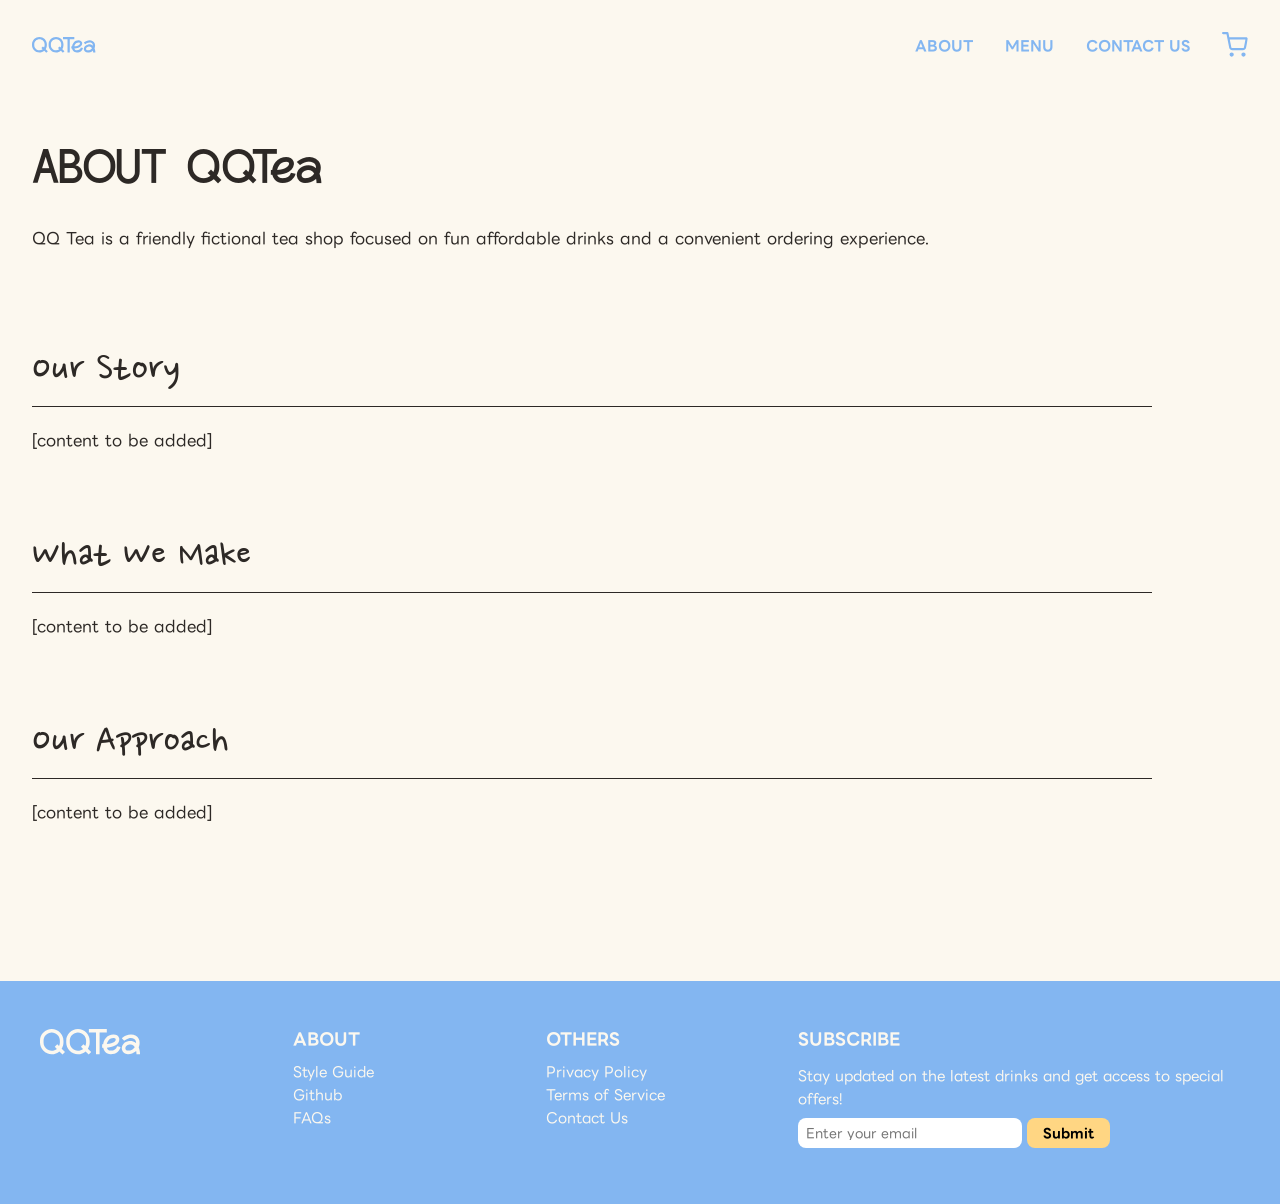
<file: IAT339-P01/html/about.html>
<!doctype html>
<html lang="en">
  <head>
    <meta charset="utf-8" />
    <title>About</title>

    <link href="../css/main.css" rel="stylesheet" />
  </head>

  <body>
    <header>
      <nav class="main-nav">
        <div class="nav-left">
          <a class="nav-image-link" href="../html/home.html">
            <img
              class="nav-logo nav-image-default"
              src="../image/qqtea-icon.svg"
              alt="QQTea icon"
            />
            <img
              class="nav-logo nav-image-hover"
              src="../image/qqtea-icon-hover.svg"
              alt="QQTea icon"
            />
          </a>
        </div>

        <div class="nav-right">
          <a class="nav-link" href="../html/about.html">ABOUT</a>
          <a class="nav-link" href="../html/product-listing.html">MENU</a>
          <a class="nav-link" href="../html/contact.html">CONTACT US</a>
          <a class="nav-image-link" href="../html/cart.html">
            <img
              class="nav-cart-icon nav-image-default"
              src="../image/cart-icon.svg"
              alt="Shopping cart icon"
            />
            <img
              class="nav-cart-icon nav-image-hover"
              src="../image/cart-icon-hover.svg"
              alt="Shopping cart icon"
            />
          </a>
        </div>
      </nav>
    </header>

    <main class="about-page">
      <section class="about-header">
        <h1>ABOUT QQTea</h1>

        <p>
          QQ Tea is a friendly fictional tea shop focused on fun affordable
          drinks and a convenient ordering experience.
        </p>
      </section>

      <section class="about-section">
        <h2>Our Story</h2>

        <p>[content to be added]</p>
      </section>

      <section class="about-section">
        <h2>What We Make</h2>

        <p>[content to be added]</p>
      </section>

      <section class="about-section">
        <h2>Our Approach</h2>

        <p>[content to be added]</p>
      </section>
    </main>

    <footer class="site-footer">
      <div class="footer-content">
        <div>
          <a class="nav-image-link" href="../html/home.html">
            <img
              class="footer-logo"
              src="../image/qqtea-icon-footer.svg"
              alt="QQTea icon"
            />
          </a>
        </div>

        <div class="footer-link">
          <p class="footer-heading">ABOUT</p>
          <a href="../html/index.html">Style Guide</a>
          <a href="https://github.com/qiaolexii7/IAT339_P01">Github</a>
          <a href="#">FAQs</a>
        </div>

        <div class="footer-link">
          <p class="footer-heading">OTHERS</p>
          <a href="#">Privacy Policy</a>
          <a href="#">Terms of Service</a>
          <a href="../html/contact.html">Contact Us</a>
        </div>

        <div class="footer-newsletter">
          <p class="footer-heading">SUBSCRIBE</p>
          <p class="newsletter-text">
            Stay updated on the latest drinks and get access to special offers!
          </p>

          <form class="newsletter-form">
            <input
              type="email"
              placeholder="Enter your email"
              aria-label="Email adress"
              required
            />
            <button type="submit">Submit</button>
          </form>
        </div>
      </div>
    </footer>
  </body>
</html>
</file>
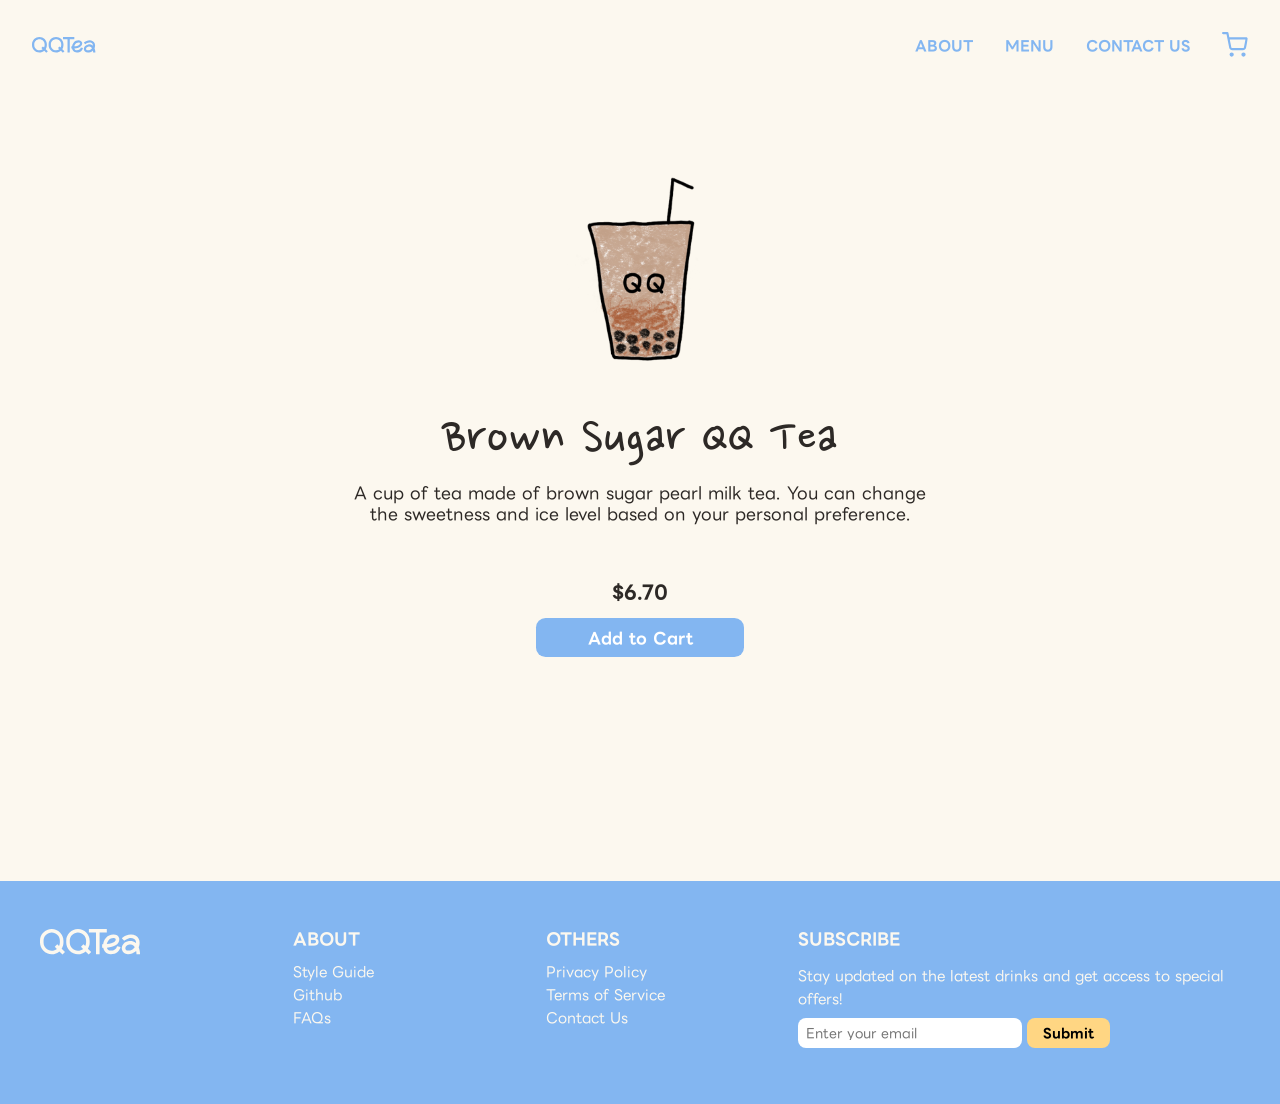
<file: IAT339-P01/html/brown-sugar.html>
<!doctype html>
<html lang="en">
  <head>
    <meta charset="utf-8" />
    <title>Brown Sugar QQ Tea</title>

    <link href="../css/main.css" rel="stylesheet" />
  </head>

  <body>
    <header>
      <nav class="main-nav">
        <div class="nav-left">
          <a class="nav-image-link" href="../html/home.html">
            <img
              class="nav-logo nav-image-default"
              src="../image/qqtea-icon.svg"
              alt="QQTea icon"
            />
            <img
              class="nav-logo nav-image-hover"
              src="../image/qqtea-icon-hover.svg"
              alt="QQTea icon"
            />
          </a>
        </div>

        <div class="nav-right">
          <a class="nav-link" href="../html/about.html">ABOUT</a>
          <a class="nav-link" href="../html/product-listing.html">MENU</a>
          <a class="nav-link" href="../html/contact.html">CONTACT US</a>
          <a class="nav-image-link" href="../html/cart.html">
            <img
              class="nav-cart-icon nav-image-default"
              src="../image/cart-icon.svg"
              alt="Shopping cart icon"
            />
            <img
              class="nav-cart-icon nav-image-hover"
              src="../image/cart-icon-hover.svg"
              alt="Shopping cart icon"
            />
          </a>
        </div>
      </nav>
    </header>

    <main class="product-detail-page">
      <img
        class="product-detail-image"
        src="../image/brown-sugar-milk-tea-icon.png"
        alt="Brown Sugar QQ Tea"
      />

      <h1 class="product-detail-name">Brown Sugar QQ Tea</h1>

      <p class="product-detail-description">
        A cup of tea made of brown sugar pearl milk tea. You can change the
        sweetness and ice level based on your personal preference.
      </p>

      <div class="product-detail-price">$6.70</div>

      <button class="product-detail-button" type="button">Add to Cart</button>
    </main>

    <footer class="site-footer">
      <div class="footer-content">
        <div>
          <a class="nav-image-link" href="../html/home.html">
            <img
              class="footer-logo"
              src="../image/qqtea-icon-footer.svg"
              alt="QQTea icon"
            />
          </a>
        </div>

        <div class="footer-link">
          <p class="footer-heading">ABOUT</p>
          <a href="../html/index.html">Style Guide</a>
          <a href="https://github.com/qiaolexii7/IAT339_P01">Github</a>
          <a href="#">FAQs</a>
        </div>

        <div class="footer-link">
          <p class="footer-heading">OTHERS</p>
          <a href="#">Privacy Policy</a>
          <a href="#">Terms of Service</a>
          <a href="../html/contact.html">Contact Us</a>
        </div>

        <div class="footer-newsletter">
          <p class="footer-heading">SUBSCRIBE</p>
          <p class="newsletter-text">
            Stay updated on the latest drinks and get access to special offers!
          </p>

          <form class="newsletter-form">
            <input
              type="email"
              placeholder="Enter your email"
              aria-label="Email adress"
              required
            />
            <button type="submit">Submit</button>
          </form>
        </div>
      </div>
    </footer>
  </body>
</html>
</file>
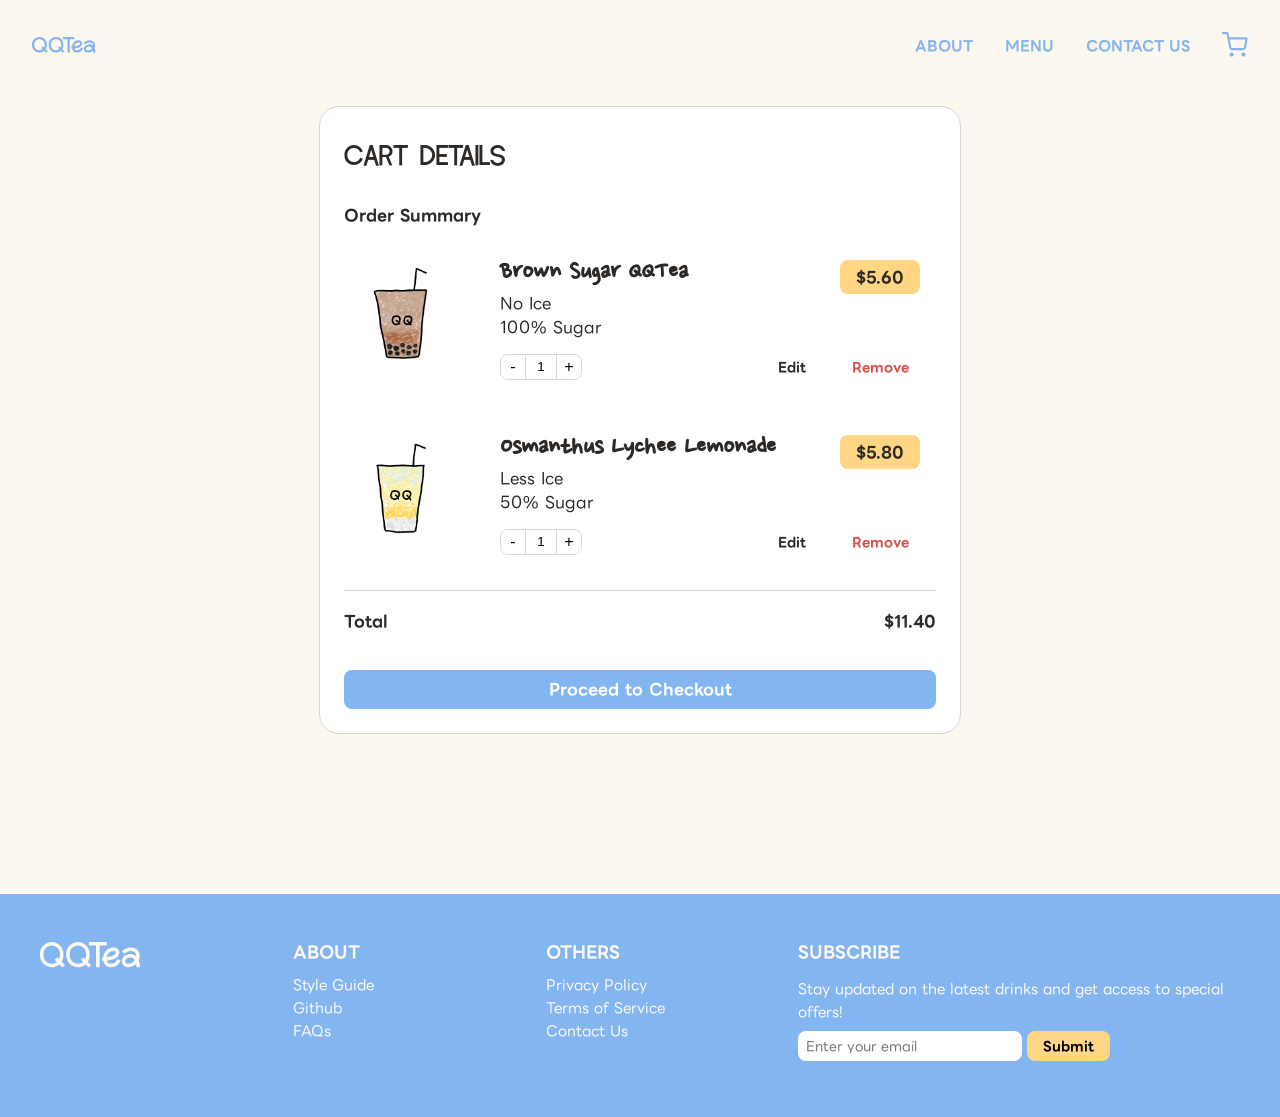
<file: IAT339-P01/html/cart.html>
<!doctype html>
<html lang="en">
  <head>
    <meta charset="utf-8" />
    <title>Cart</title>

    <link href="../css/main.css" rel="stylesheet" />
  </head>

  <body>
    <header>
      <nav class="main-nav">
        <div class="nav-left">
          <a class="nav-image-link" href="../html/home.html">
            <img
              class="nav-logo nav-image-default"
              src="../image/qqtea-icon.svg"
              alt="QQTea icon"
            />
            <img
              class="nav-logo nav-image-hover"
              src="../image/qqtea-icon-hover.svg"
              alt="QQTea icon"
            />
          </a>
        </div>

        <div class="nav-right">
          <a class="nav-link" href="../html/about.html">ABOUT</a>
          <a class="nav-link" href="../html/product-listing.html">MENU</a>
          <a class="nav-link" href="../html/contact.html">CONTACT US</a>
          <a class="nav-image-link" href="../html/cart.html">
            <img
              class="nav-cart-icon nav-image-default"
              src="../image/cart-icon.svg"
              alt="Shopping cart icon"
            />
            <img
              class="nav-cart-icon nav-image-hover"
              src="../image/cart-icon-hover.svg"
              alt="Shopping cart icon"
            />
          </a>
        </div>
      </nav>
    </header>

    <main class="checkout-layout">
      <div class="cart">
        <h1>CART DETAILS</h1>
        <h4>Order Summary</h4>

        <div class="cart-item">
          <a href="../html/brown-sugar.html">
            <img
              src="../image/brown-sugar-milk-tea-icon.png"
              alt="Brown sugar pearl milk tea"
              class="image-icon"
            />
          </a>

          <div class="cart-item-info">
            <div class="cart-title-price">
              <h3>Brown Sugar QQTea</h3>
              <h4>$5.60</h4>
            </div>

            <p>No Ice</p>
            <p>100% Sugar</p>

            <div class="cart-edit">
              <div class="quantity-control">
                <button type="button">-</button>
                <input
                  type="number"
                  id="quantity-brown-sugar"
                  value="1"
                  min="1"
                />
                <button type="button">+</button>
              </div>

              <div class="cart-action">
                <button class="edit-btn">Edit</button>
                <button class="remove-btn">Remove</button>
              </div>
            </div>
          </div>
        </div>

        <div class="cart-item">
          <img
            src="../image/osmanthus-lychee-lemonade-icon.png"
            alt="Osmanthus Lychee Lemonade"
            class="image-icon"
          />

          <div class="cart-item-info">
            <div class="cart-title-price">
              <h3>Osmanthus Lychee Lemonade</h3>
              <h4>$5.80</h4>
            </div>

            <p>Less Ice</p>
            <p>50% Sugar</p>

            <div class="cart-edit">
              <div class="quantity-control">
                <button type="button">-</button>
                <input type="number" id="quantity-lychee" value="1" min="1" />
                <button type="button">+</button>
              </div>

              <div class="cart-action">
                <button class="edit-btn">Edit</button>
                <button class="remove-btn">Remove</button>
              </div>
            </div>
          </div>
        </div>

        <div class="cart-total">
          <h4>Total</h4>
          <h4>$11.40</h4>
        </div>
        <a class="primary-button" href="checkout.html"> Proceed to Checkout </a>
      </div>
    </main>

    <footer class="site-footer">
      <div class="footer-content">
        <div>
          <a class="nav-image-link" href="../html/home.html">
            <img
              class="footer-logo"
              src="../image/qqtea-icon-footer.svg"
              alt="QQTea icon"
            />
          </a>
        </div>

        <div class="footer-link">
          <p class="footer-heading">ABOUT</p>
          <a href="../html/index.html">Style Guide</a>
          <a href="https://github.com/qiaolexii7/IAT339_P01">Github</a>
          <a href="#">FAQs</a>
        </div>

        <div class="footer-link">
          <p class="footer-heading">OTHERS</p>
          <a href="#">Privacy Policy</a>
          <a href="#">Terms of Service</a>
          <a href="../html/contact.html">Contact Us</a>
        </div>

        <div class="footer-newsletter">
          <p class="footer-heading">SUBSCRIBE</p>
          <p class="newsletter-text">
            Stay updated on the latest drinks and get access to special offers!
          </p>

          <form class="newsletter-form">
            <input
              type="email"
              placeholder="Enter your email"
              aria-label="Email adress"
              required
            />
            <button type="submit">Submit</button>
          </form>
        </div>
      </div>
    </footer>
  </body>
</html>
</file>
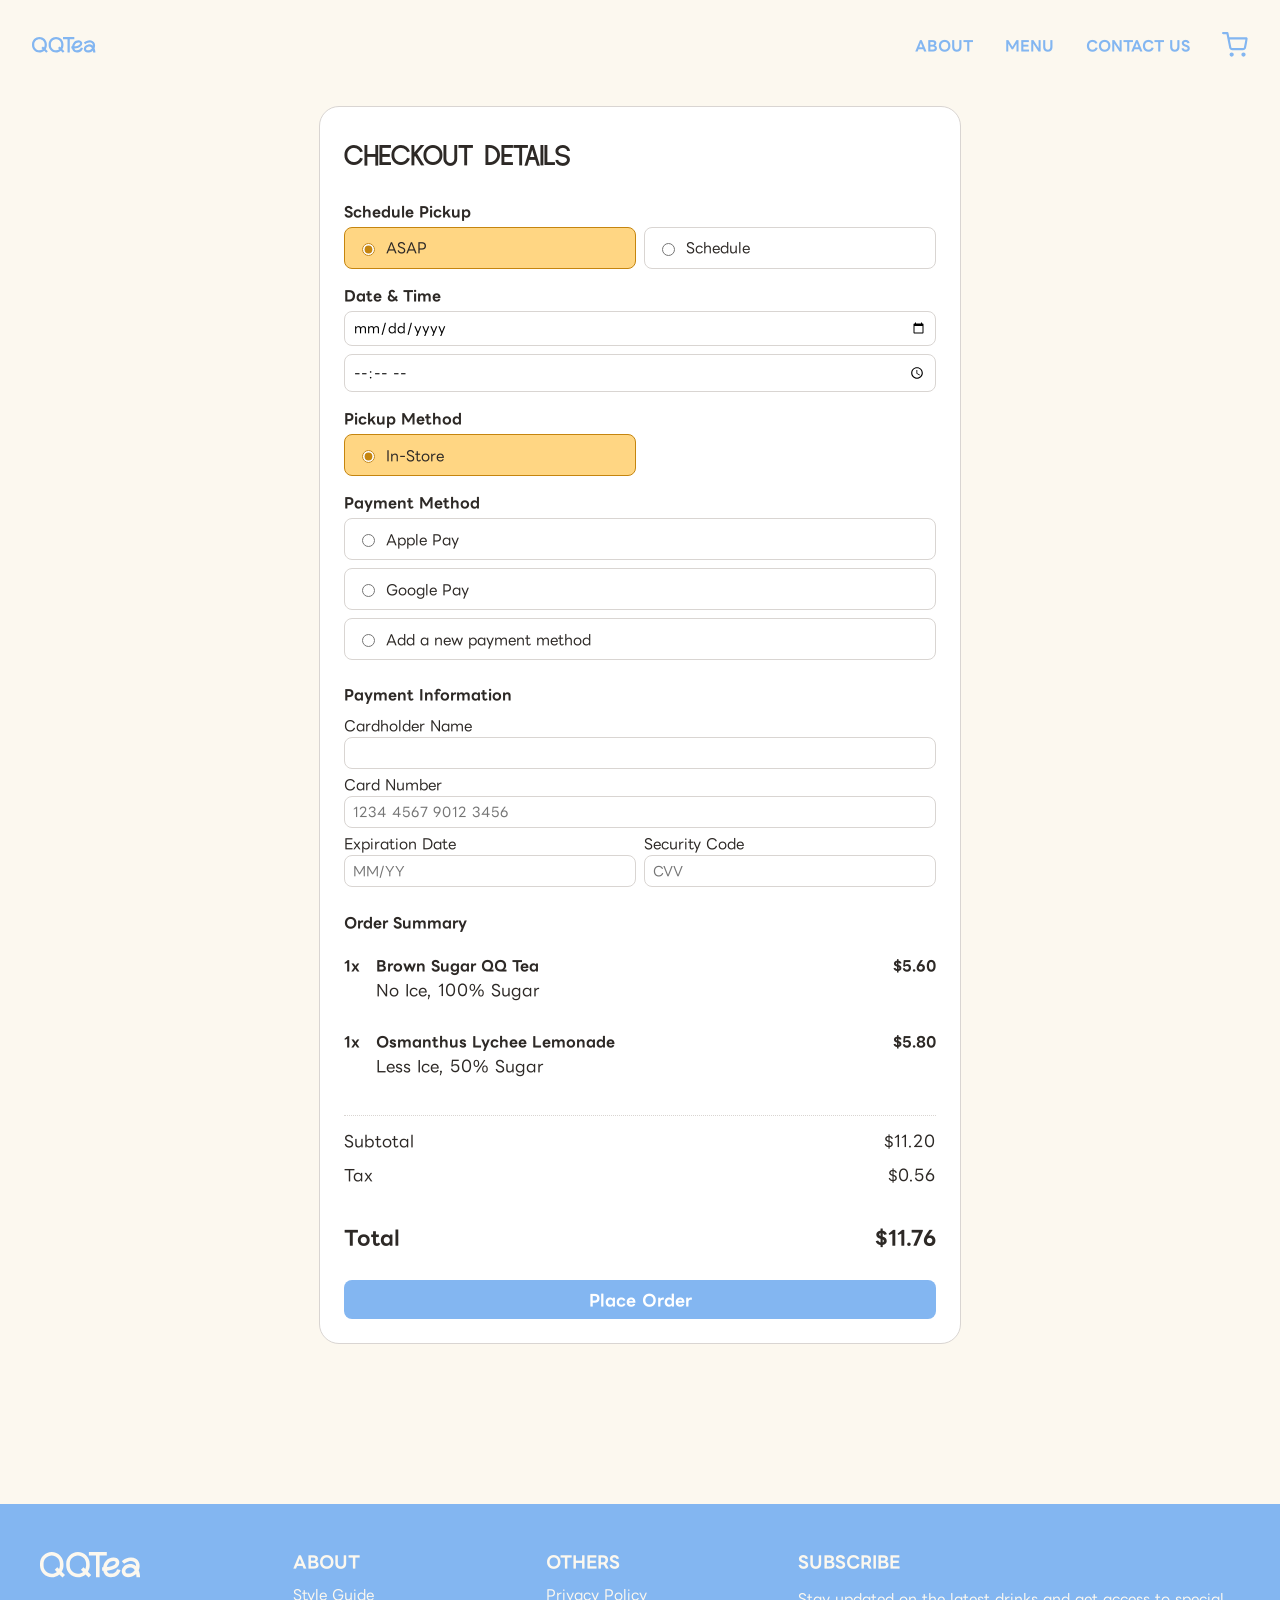
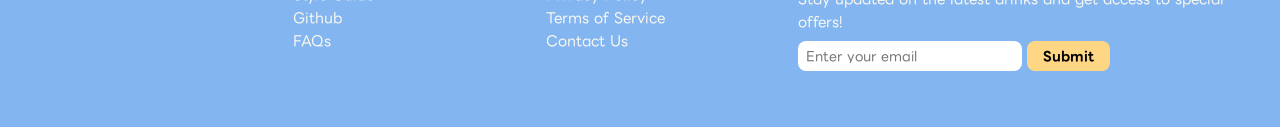
<file: IAT339-P01/html/checkout.html>
<!doctype html>
<html lang="en">
  <head>
    <meta charset="utf-8" />
    <title>Checkout</title>

    <link href="../css/main.css" rel="stylesheet" />
  </head>

  <body>
    <header>
      <nav class="main-nav">
        <div class="nav-left">
          <a class="nav-image-link" href="../html/home.html">
            <img
              class="nav-logo nav-image-default"
              src="../image/qqtea-icon.svg"
              alt="QQTea icon"
            />
            <img
              class="nav-logo nav-image-hover"
              src="../image/qqtea-icon-hover.svg"
              alt="QQTea icon"
            />
          </a>
        </div>

        <div class="nav-right">
          <a class="nav-link" href="../html/about.html">ABOUT</a>
          <a class="nav-link" href="../html/product-listing.html">MENU</a>
          <a class="nav-link" href="../html/contact.html">CONTACT US</a>
          <a class="nav-image-link" href="../html/cart.html">
            <img
              class="nav-cart-icon nav-image-default"
              src="../image/cart-icon.svg"
              alt="Shopping cart icon"
            />
            <img
              class="nav-cart-icon nav-image-hover"
              src="../image/cart-icon-hover.svg"
              alt="Shopping cart icon"
            />
          </a>
        </div>
      </nav>
    </header>

    <main class="checkout-layout">
      <form class="checkout-form">
        <div class="pickup-section">
          <h1>CHECKOUT DETAILS</h1>
          <h4>Schedule Pickup</h4>

          <div class="schedule-pickup-section">
            <label class="radio-option">
              <input
                type="radio"
                id="asap"
                name="schedule-pickup"
                value=""
                checked
              />
              <span>ASAP</span>
            </label>
            <label class="radio-option">
              <input
                type="radio"
                id="schedule"
                name="schedule-pickup"
                value=""
              />
              <span>Schedule</span>
            </label>
          </div>

          <h4>Date & Time</h4>
          <div class="datetime-section">
            <input type="date" id="pickup-date" name="pickup-date" required />
            <input type="time" id="pickup-time" name="pickup-time" required />
          </div>

          <h4>Pickup Method</h4>
          <div class="pickup-method-section">
            <label class="radio-option">
              <input type="radio" name="pickup-method" value="" checked />
              <span>In-Store</span>
            </label>
          </div>
        </div>

        <div class="payment-method-section">
          <h4>Payment Method</h4>
          <label class="radio-option">
            <input type="radio" id="apple-pay" name="payment-method" value="" />
            <span>Apple Pay</span><br />
          </label>

          <label class="radio-option">
            <input
              type="radio"
              id="google-pay"
              name="payment-method"
              value=""
            />
            <span>Google Pay</span><br />
          </label>

          <label class="radio-option">
            <input type="radio" id="card" name="payment-method" value="" />
            <span>Add a new payment method</span><br />
          </label>
        </div>

        <div class="payment-info-section">
          <h4>Payment Information</h4>

          <div class="cardholder-field">
            <label for="card-name">Cardholder Name</label>
            <input type="text" id="card-name" required />
          </div>

          <div class="card-number-field">
            <label for="card-number">Card Number</label>
            <input
              type="text"
              id="card-number"
              placeholder="1234 4567 9012 3456"
              required
            />
          </div>

          <div class="expiration-field">
            <label for="expiration">Expiration Date</label>
            <input type="text" id="expiration" placeholder="MM/YY" required />
          </div>

          <div class="cvv-field">
            <label for="cvv">Security Code</label>
            <input type="text" id="cvv" placeholder="CVV" required />
          </div>
        </div>

        <div class="order-summary-section">
          <h4>Order Summary</h4>

          <div class="order-item">
            <h4 class="order-quantity">1x</h4>
            <div class="order-item-info">
              <h4>Brown Sugar QQ Tea</h4>
              <p>No Ice, 100% Sugar</p>
            </div>
            <h4 class="order-price">$5.60</h4>
          </div>

          <div class="order-item">
            <h4 class="order-quantity">1x</h4>
            <div class="order-item-info">
              <h4>Osmanthus Lychee Lemonade</h4>
              <p>Less Ice, 50% Sugar</p>
            </div>
            <h4 class="order-price">$5.80</h4>
          </div>

          <div class="order-total">
            <div class="total-row">
              <p>Subtotal</p>
              <p>$11.20</p>
            </div>

            <div class="total-row">
              <p>Tax</p>
              <p>$0.56</p>
            </div>

            <div class="total-row">
              <h4>Total</h4>
              <h4>$11.76</h4>
            </div>
          </div>
        </div>

        <button class="primary-button" type="submit">Place Order</button>
      </form>
    </main>

    <footer class="site-footer">
      <div class="footer-content">
        <div>
          <a class="nav-image-link" href="../html/home.html">
            <img
              class="footer-logo"
              src="../image/qqtea-icon-footer.svg"
              alt="QQTea icon"
            />
          </a>
        </div>

        <div class="footer-link">
          <p class="footer-heading">ABOUT</p>
          <a href="../html/index.html">Style Guide</a>
          <a href="https://github.com/qiaolexii7/IAT339_P01">Github</a>
          <a href="#">FAQs</a>
        </div>

        <div class="footer-link">
          <p class="footer-heading">OTHERS</p>
          <a href="#">Privacy Policy</a>
          <a href="#">Terms of Service</a>
          <a href="../html/contact.html">Contact Us</a>
        </div>

        <div class="footer-newsletter">
          <p class="footer-heading">SUBSCRIBE</p>
          <p class="newsletter-text">
            Stay updated on the latest drinks and get access to special offers!
          </p>

          <form class="newsletter-form">
            <input
              type="email"
              placeholder="Enter your email"
              aria-label="Email adress"
              required
            />
            <button type="submit">Submit</button>
          </form>
        </div>
      </div>
    </footer>
  </body>
</html>
</file>
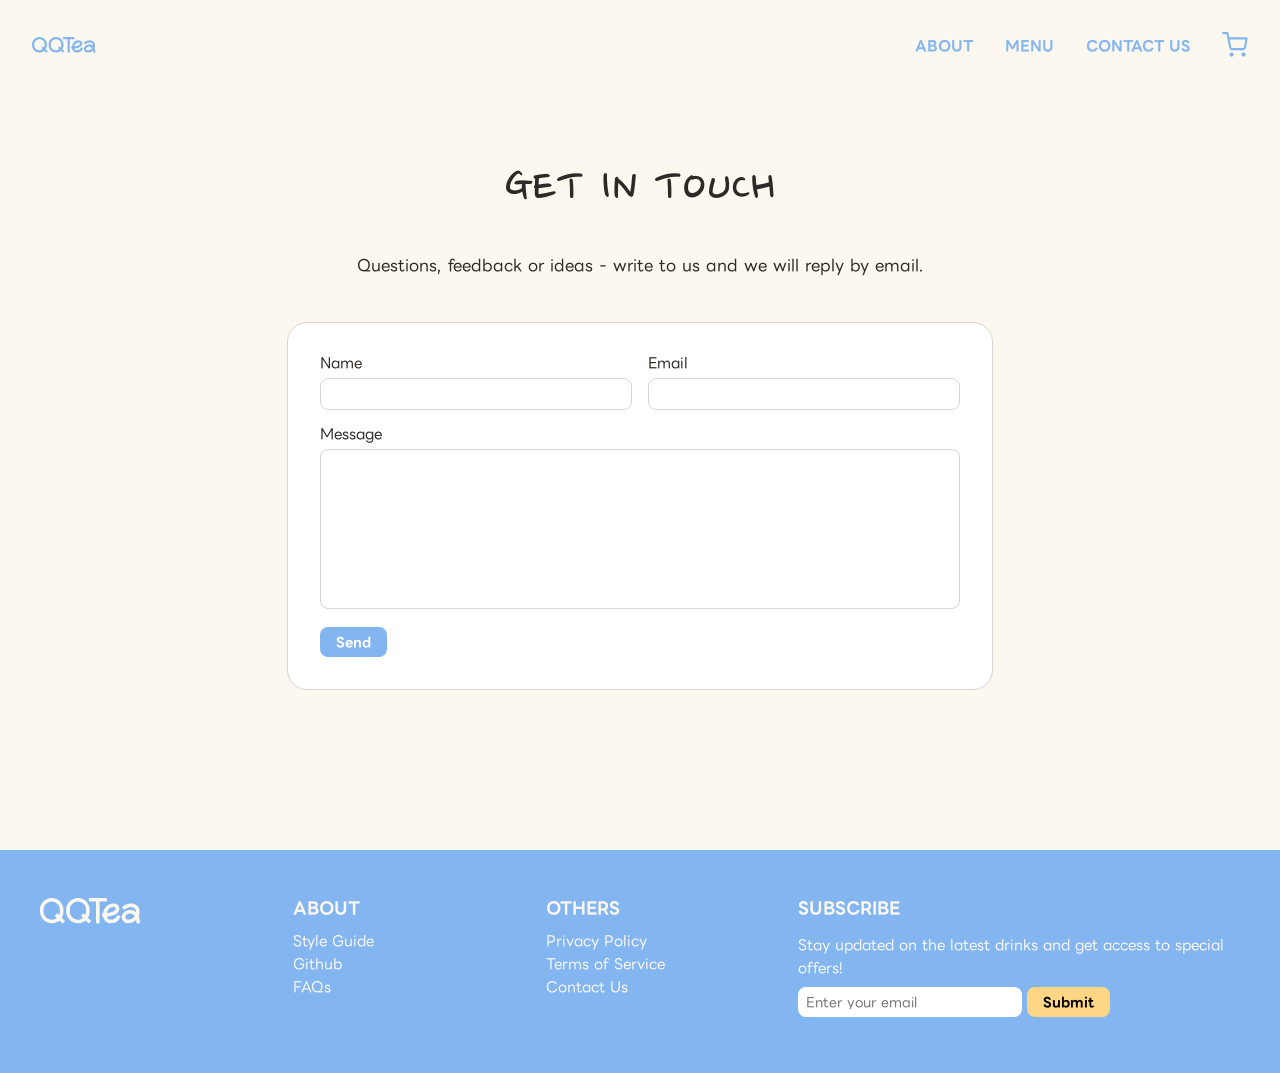
<file: IAT339-P01/html/contact.html>
<!doctype html>
<html lang="en">
  <head>
    <meta charset="utf-8" />
    <title>Contact Us</title>

    <link href="../css/main.css" rel="stylesheet" />
  </head>

  <body>
    <header>
      <nav class="main-nav">
        <div class="nav-left">
          <a class="nav-image-link" href="../html/home.html">
            <img
              class="nav-logo nav-image-default"
              src="../image/qqtea-icon.svg"
              alt="QQTea icon"
            />
            <img
              class="nav-logo nav-image-hover"
              src="../image/qqtea-icon-hover.svg"
              alt="QQTea icon"
            />
          </a>
        </div>

        <div class="nav-right">
          <a class="nav-link" href="../html/about.html">ABOUT</a>
          <a class="nav-link" href="../html/product-listing.html">MENU</a>
          <a class="nav-link" href="../html/contact.html">CONTACT US</a>
          <a class="nav-image-link" href="../html/cart.html">
            <img
              class="nav-cart-icon nav-image-default"
              src="../image/cart-icon.svg"
              alt="Shopping cart icon"
            />
            <img
              class="nav-cart-icon nav-image-hover"
              src="../image/cart-icon-hover.svg"
              alt="Shopping cart icon"
            />
          </a>
        </div>
      </nav>
    </header>

    <main class="contact-section">
      <h2>GET IN TOUCH</h2>
      <p>
        Questions, feedback or ideas - write to us and we will reply by email.
      </p>

      <form class="contact-form">
        <div class="form-content">
          <div>
            <label for="contact-name">Name</label>
            <input type="text" id="contact-name" required />
          </div>

          <div>
            <label for="contact-email">Email</label>
            <input type="email" id="contact-email" required />
          </div>
        </div>

        <div>
          <label for="contact-message">Message</label>
          <textarea id="contact-message" required></textarea>
          <button type="submit">Send</button>
        </div>
      </form>
    </main>

    <footer class="site-footer">
      <div class="footer-content">
        <div>
          <a class="nav-image-link" href="../html/home.html">
            <img
              class="footer-logo"
              src="../image/qqtea-icon-footer.svg"
              alt="QQTea icon"
            />
          </a>
        </div>

        <div class="footer-link">
          <p class="footer-heading">ABOUT</p>
          <a href="../html/index.html">Style Guide</a>
          <a href="https://github.com/qiaolexii7/IAT339_P01">Github</a>
          <a href="#">FAQs</a>
        </div>

        <div class="footer-link">
          <p class="footer-heading">OTHERS</p>
          <a href="#">Privacy Policy</a>
          <a href="#">Terms of Service</a>
          <a href="../html/contact.html">Contact Us</a>
        </div>

        <div class="footer-newsletter">
          <p class="footer-heading">SUBSCRIBE</p>
          <p class="newsletter-text">
            Stay updated on the latest drinks and get access to special offers!
          </p>

          <form class="newsletter-form">
            <input
              type="email"
              placeholder="Enter your email"
              aria-label="Email adress"
              required
            />
            <button type="submit">Submit</button>
          </form>
        </div>
      </div>
    </footer>
  </body>
</html>
</file>
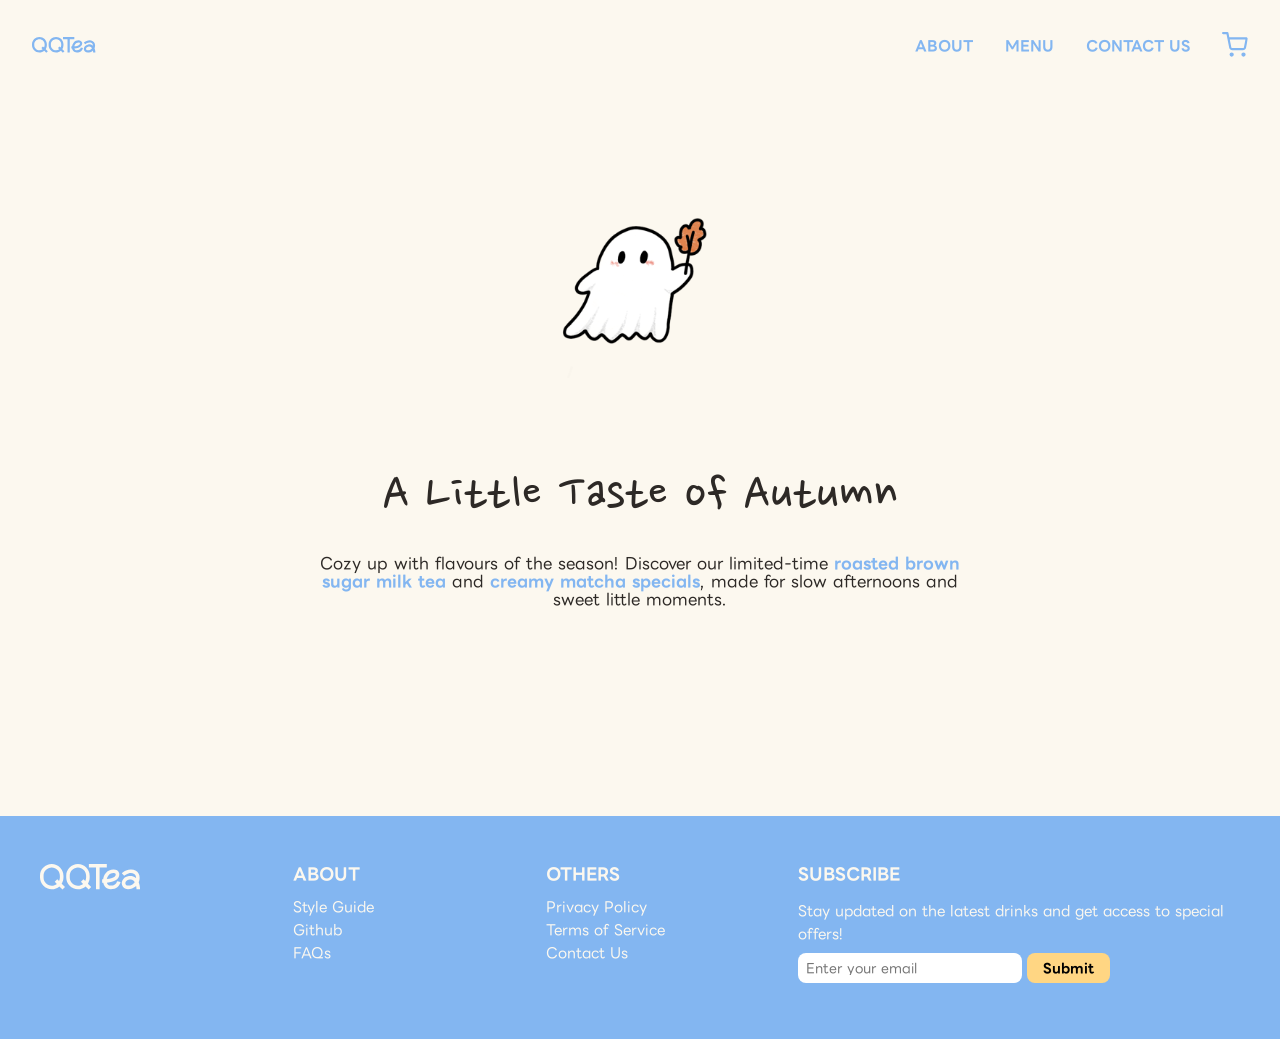
<file: IAT339-P01/html/home.html>
<!doctype html>
<html lang="en">
  <head>
    <meta charset="utf-8" />
    <title>Home</title>

    <link href="../css/main.css" rel="stylesheet" />
  </head>

  <body>
    <header>
      <nav class="main-nav">
        <div class="nav-left">
          <a class="nav-image-link" href="../html/home.html">
            <img
              class="nav-logo nav-image-default"
              src="../image/qqtea-icon.svg"
              alt="QQTea icon"
            />
            <img
              class="nav-logo nav-image-hover"
              src="../image/qqtea-icon-hover.svg"
              alt="QQTea icon"
            />
          </a>
        </div>

        <div class="nav-right">
          <a class="nav-link" href="../html/about.html">ABOUT</a>
          <a class="nav-link" href="../html/product-listing.html">MENU</a>
          <a class="nav-link" href="../html/contact.html">CONTACT US</a>
          <a class="nav-image-link" href="../html/cart.html">
            <img
              class="nav-cart-icon nav-image-default"
              src="../image/cart-icon.svg"
              alt="Shopping cart icon"
            />
            <img
              class="nav-cart-icon nav-image-hover"
              src="../image/cart-icon-hover.svg"
              alt="Shopping cart icon"
            />
          </a>
        </div>
      </nav>
    </header>

    <main class="seasonal-offer-section">
      <img src="../image/ghost.png" alt="Ghost" class="season-image-icon" />
      <h2>A Little Taste of Autumn</h2>
      <p>
        Cozy up with flavours of the season! Discover our limited-time
        <a class="intext-link" href="../html/brown-sugar.html"
          >roasted brown sugar milk tea</a
        >
        and <a class="intext-link" href="#seasonal">creamy matcha specials</a>,
        made for slow afternoons and sweet little moments.
      </p>
    </main>

    <footer class="site-footer">
      <div class="footer-content">
        <div>
          <a class="nav-image-link" href="../html/home.html">
            <img
              class="footer-logo"
              src="../image/qqtea-icon-footer.svg"
              alt="QQTea icon"
            />
          </a>
        </div>

        <div class="footer-link">
          <p class="footer-heading">ABOUT</p>
          <a href="../html/index.html">Style Guide</a>
          <a href="https://github.com/qiaolexii7/IAT339_P01">Github</a>
          <a href="#">FAQs</a>
        </div>

        <div class="footer-link">
          <p class="footer-heading">OTHERS</p>
          <a href="#">Privacy Policy</a>
          <a href="#">Terms of Service</a>
          <a href="../html/contact.html">Contact Us</a>
        </div>

        <div class="footer-newsletter">
          <p class="footer-heading">SUBSCRIBE</p>
          <p class="newsletter-text">
            Stay updated on the latest drinks and get access to special offers!
          </p>

          <form class="newsletter-form">
            <input
              type="email"
              placeholder="Enter your email"
              aria-label="Email adress"
              required
            />
            <button type="submit">Submit</button>
          </form>
        </div>
      </div>
    </footer>
  </body>
</html>
</file>
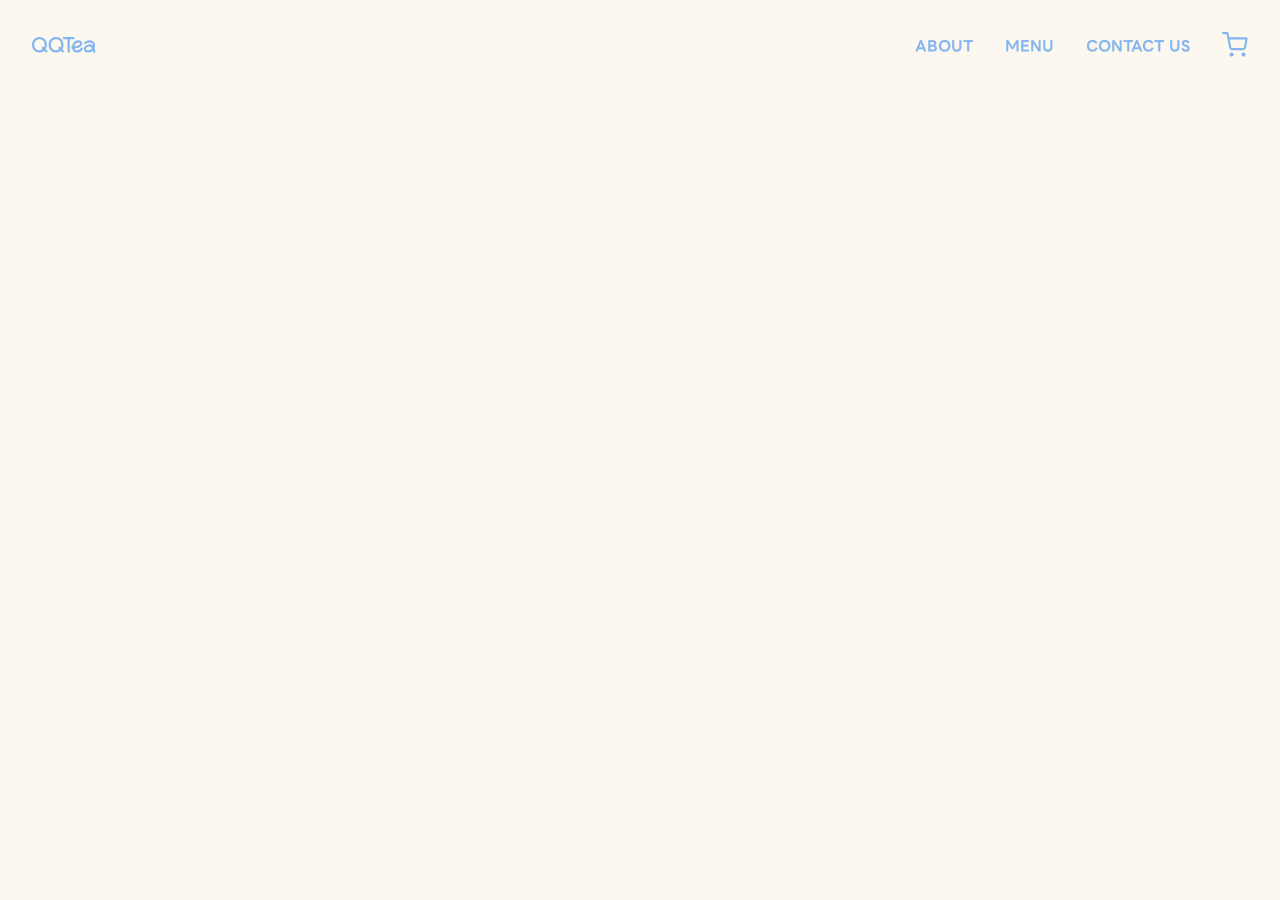
<file: IAT339-P01/html/product-details.html>
<!doctype html>
<html lang="en">
  <head>
    <meta charset="utf-8" />
    <title>Brown Sugar QQ Tea</title>

    <link href="../css/main.css" rel="stylesheet" />
  </head>

  <body>
    <header>
      <nav class="main-nav">
        <div class="nav-left">
          <a class="nav-image-link" href="../html/home.html">
            <img
              class="nav-logo nav-image-default"
              src="../image/qqtea-icon.svg"
              alt="QQTea icon"
            />
            <img
              class="nav-logo nav-image-hover"
              src="../image/qqtea-icon-hover.svg"
              alt="QQTea icon"
            />
          </a>
        </div>

        <div class="nav-right">
          <a class="nav-link" href="../html/about.html">ABOUT</a>
          <a class="nav-link" href="../html/product-listing.html">MENU</a>
          <a class="nav-link" href="../html/contact.html">CONTACT US</a>
          <a class="nav-image-link" href="../html/cart.html">
            <img
              class="nav-cart-icon nav-image-default"
              src="../image/cart-icon.svg"
              alt="Shopping cart icon"
            />
            <img
              class="nav-cart-icon nav-image-hover"
              src="../image/cart-icon-hover.svg"
              alt="Shopping cart icon"
            />
          </a>
        </div>
      </nav>
    </header>
  </body>
</html>
</file>
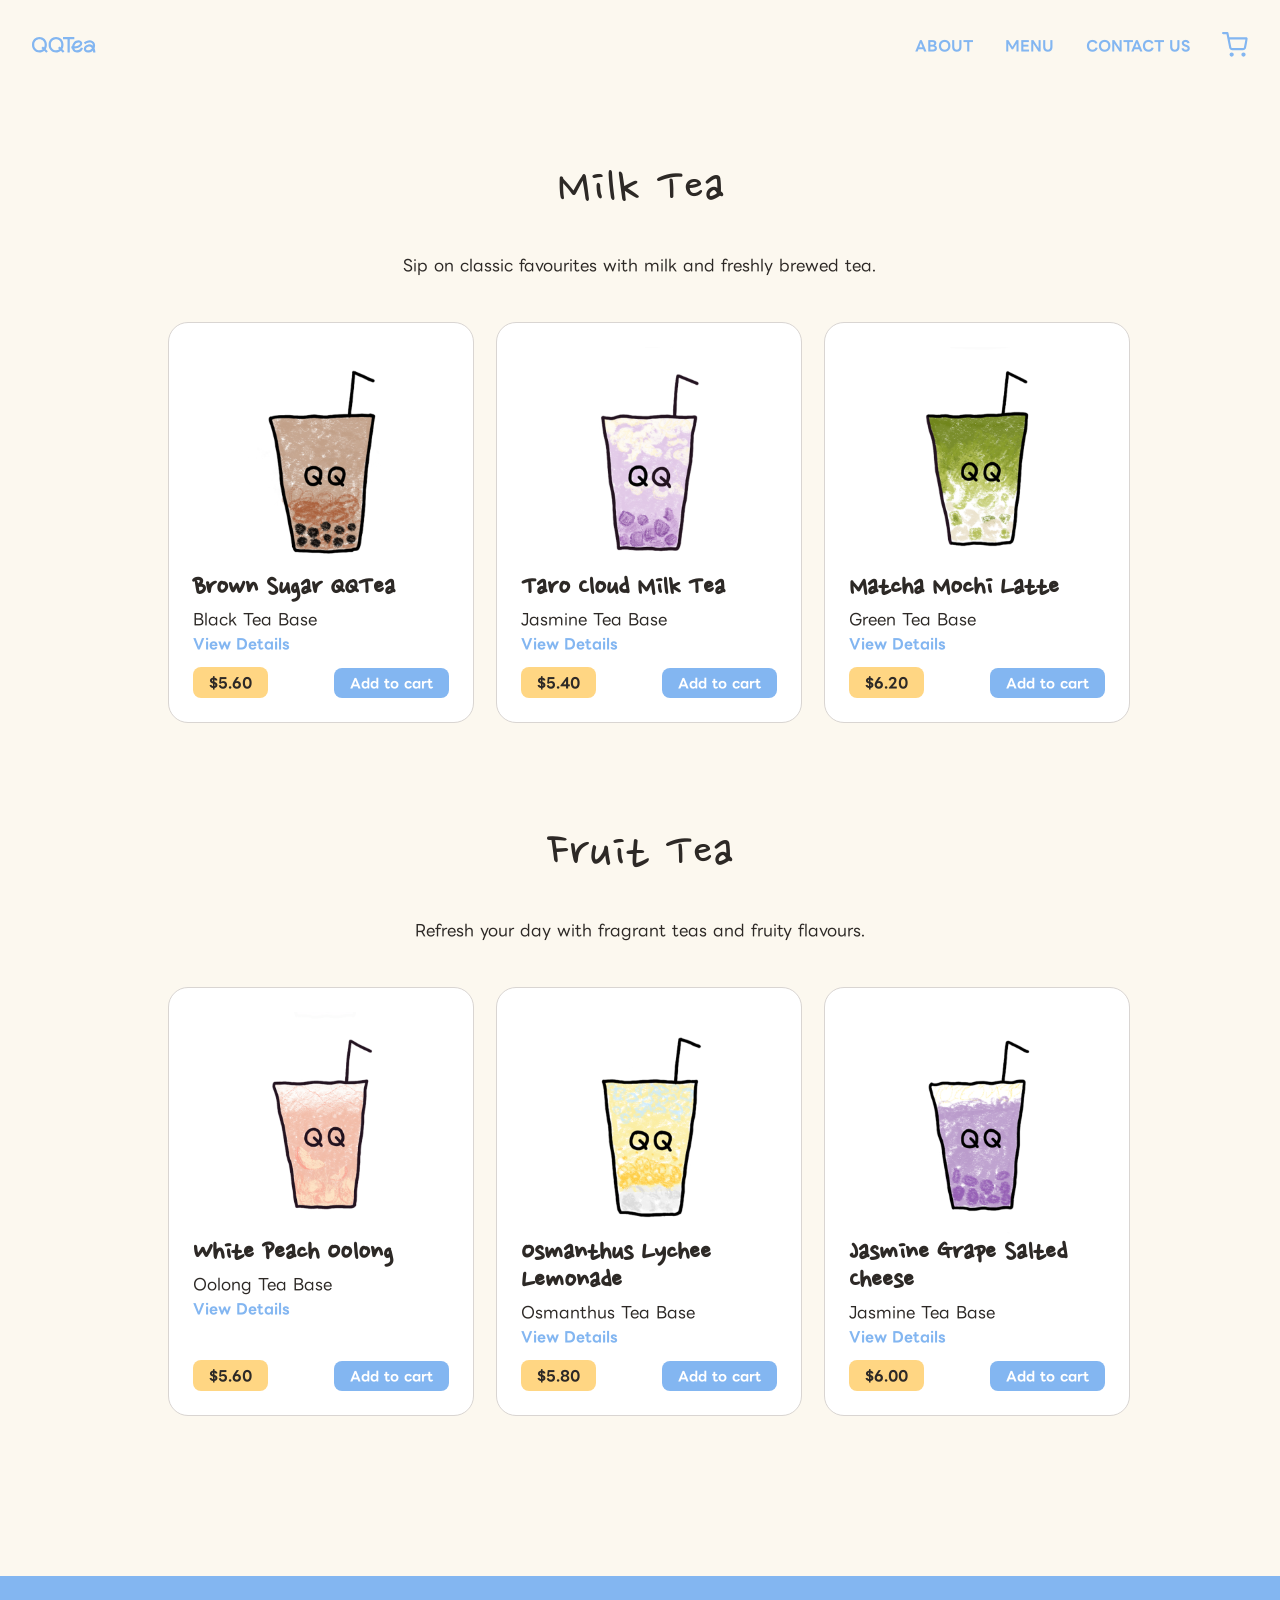
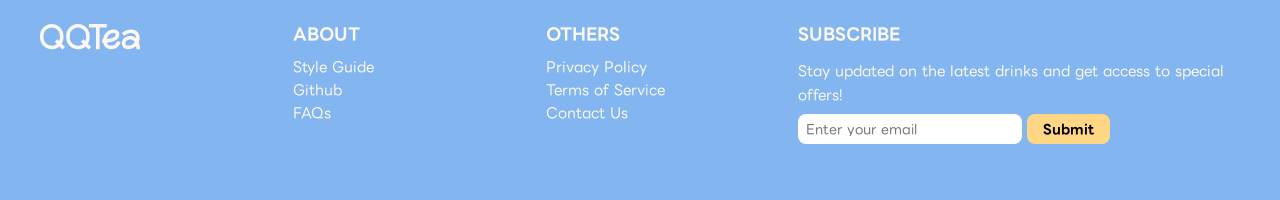
<file: IAT339-P01/html/product-listing.html>
<!doctype html>
<html lang="en">
  <head>
    <meta charset="utf-8" />
    <title>Product Listing</title>

    <link href="../css/main.css" rel="stylesheet" />
  </head>

  <body>
    <header>
      <nav class="main-nav">
        <div class="nav-left">
          <a class="nav-image-link" href="../html/home.html">
            <img
              class="nav-logo nav-image-default"
              src="../image/qqtea-icon.svg"
              alt="QQTea icon"
            />
            <img
              class="nav-logo nav-image-hover"
              src="../image/qqtea-icon-hover.svg"
              alt="QQTea icon"
            />
          </a>
        </div>

        <div class="nav-right">
          <a class="nav-link" href="../html/about.html">ABOUT</a>
          <a class="nav-link" href="../html/product-listing.html">MENU</a>
          <a class="nav-link" href="../html/contact.html">CONTACT US</a>
          <a class="nav-image-link" href="../html/cart.html">
            <img
              class="nav-cart-icon nav-image-default"
              src="../image/cart-icon.svg"
              alt="Shopping cart icon"
            />
            <img
              class="nav-cart-icon nav-image-hover"
              src="../image/cart-icon-hover.svg"
              alt="Shopping cart icon"
            />
          </a>
        </div>
      </nav>
    </header>

    <div class="decorated-product-row">
      <div class="product-category">
        <h2>Milk Tea</h2>
        <p>Sip on classic favourites with milk and freshly brewed tea.</p>

        <div class="product-row">
          <div class="product-listing">
            <a href="../html/brown-sugar.html" class="product-image-link">
              <img
                src="../image/brown-sugar-milk-tea-icon.png"
                alt="brown sugar pearl milk tea"
                class="image-icon"
              />
            </a>
            <div class="product-info">
              <h3>Brown Sugar QQTea</h3>
              <p>Black Tea Base</p>
              <a class="intext-link" href="../html/brown-sugar.html"
                >View Details</a
              >

              <div class="price-cart">
                <h4>$5.60</h4>
                <button type="button">Add to cart</button>
              </div>
            </div>
          </div>

          <div class="product-listing">
            <a href="../html/taro-cloud.html" class="product-image-link">
              <img
                src="../image/taro-cloud-milk.png"
                alt="taro cloud milk tea"
                class="image-icon"
              />
            </a>
            <div class="product-info">
              <h3>Taro Cloud Milk Tea</h3>
              <p>Jasmine Tea Base</p>
              <a class="intext-link" href="../html/taro-cloud.html"
                >View Details</a
              >

              <div class="price-cart">
                <h4>$5.40</h4>
                <button type="button">Add to cart</button>
              </div>
            </div>
          </div>
          <div class="product-listing">
            <a href="#" class="product-image-link">
              <img
                src="../image/matcha-mochi-latte.png"
                alt="Brown sugar pearl milk tea"
                class="image-icon"
              />
            </a>
            <div class="product-info">
              <h3>Matcha Mochi Latte</h3>
              <p>Green Tea Base</p>
              <a class="intext-link" href="#">View Details</a>
              <div class="price-cart">
                <h4>$6.20</h4>
                <button type="button">Add to cart</button>
              </div>
            </div>
          </div>
        </div>
      </div>
    </div>

    <div class="product-category">
      <h2>Fruit Tea</h2>
      <p>Refresh your day with fragrant teas and fruity flavours.</p>

      <div class="product-row">
        <div class="product-listing">
          <a href="#" class="product-image-link">
            <img
              src="../image/white-peach-oolong.png"
              alt="white peach oolong tea"
              class="image-icon"
            />
          </a>
          <div class="product-info">
            <h3>White Peach Oolong</h3>
            <p>Oolong Tea Base</p>
            <a class="intext-link" href="#">View Details</a>

            <div class="price-cart">
              <h4>$5.60</h4>
              <button type="button">Add to cart</button>
            </div>
          </div>
        </div>

        <div class="product-listing">
          <a href="#" class="product-image-link">
            <img
              src="../image/osmanthus-lychee-lemonade-icon.png"
              alt="osmanthus lychee lemonade tea"
              class="image-icon"
            />
          </a>
          <div class="product-info">
            <h3>Osmanthus Lychee Lemonade</h3>
            <p>Osmanthus Tea Base</p>
            <a class="intext-link" href="#">View Details</a>

            <div class="price-cart">
              <h4>$5.80</h4>
              <button type="button">Add to cart</button>
            </div>
          </div>
        </div>

        <div class="product-listing">
          <a href="#" class="product-image-link">
            <img
              src="../image/grape-salted-cheese.png"
              alt="jasmine grape salted cheese"
              class="image-icon"
            />
          </a>
          <div class="product-info">
            <h3>Jasmine Grape Salted Cheese</h3>
            <p>Jasmine Tea Base</p>
            <a class="intext-link" href="#">View Details</a>

            <div class="price-cart">
              <h4>$6.00</h4>
              <button type="button">Add to cart</button>
            </div>
          </div>
        </div>
      </div>
    </div>

    <footer class="site-footer">
      <div class="footer-content">
        <div>
          <a class="nav-image-link" href="../html/home.html">
            <img
              class="footer-logo"
              src="../image/qqtea-icon-footer.svg"
              alt="QQTea icon"
            />
          </a>
        </div>

        <div class="footer-link">
          <p class="footer-heading">ABOUT</p>
          <a href="../html/index.html">Style Guide</a>
          <a href="https://github.com/qiaolexii7/IAT339_P01">Github</a>
          <a href="#">FAQs</a>
        </div>

        <div class="footer-link">
          <p class="footer-heading">OTHERS</p>
          <a href="#">Privacy Policy</a>
          <a href="#">Terms of Service</a>
          <a href="../html/contact.html">Contact Us</a>
        </div>

        <div class="footer-newsletter">
          <p class="footer-heading">SUBSCRIBE</p>
          <p class="newsletter-text">
            Stay updated on the latest drinks and get access to special offers!
          </p>

          <form class="newsletter-form">
            <input
              type="email"
              placeholder="Enter your email"
              aria-label="Email adress"
              required
            />
            <button type="submit">Submit</button>
          </form>
        </div>
      </div>
    </footer>
  </body>
</html>
</file>
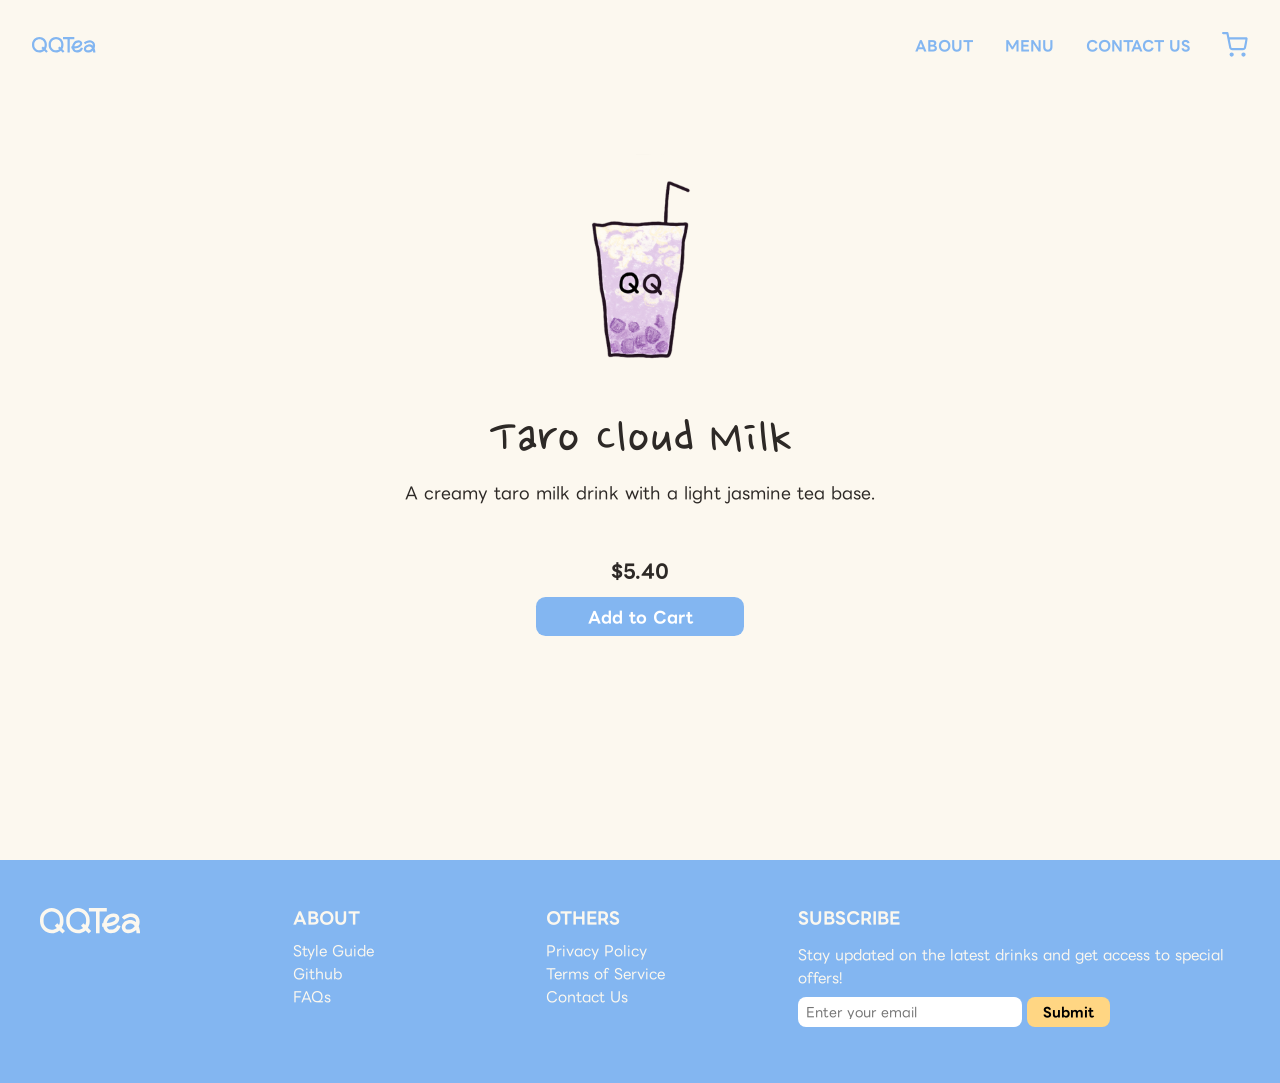
<file: IAT339-P01/html/taro-cloud.html>
<!doctype html>
<html lang="en">
  <head>
    <meta charset="utf-8" />
    <title>Brown Sugar QQ Tea</title>

    <link href="../css/main.css" rel="stylesheet" />
  </head>

  <body>
    <header>
      <nav class="main-nav">
        <div class="nav-left">
          <a class="nav-image-link" href="../html/home.html">
            <img
              class="nav-logo nav-image-default"
              src="../image/qqtea-icon.svg"
              alt="QQTea icon"
            />
            <img
              class="nav-logo nav-image-hover"
              src="../image/qqtea-icon-hover.svg"
              alt="QQTea icon"
            />
          </a>
        </div>

        <div class="nav-right">
          <a class="nav-link" href="../html/about.html">ABOUT</a>
          <a class="nav-link" href="../html/product-listing.html">MENU</a>
          <a class="nav-link" href="../html/contact.html">CONTACT US</a>
          <a class="nav-image-link" href="../html/cart.html">
            <img
              class="nav-cart-icon nav-image-default"
              src="../image/cart-icon.svg"
              alt="Shopping cart icon"
            />
            <img
              class="nav-cart-icon nav-image-hover"
              src="../image/cart-icon-hover.svg"
              alt="Shopping cart icon"
            />
          </a>
        </div>
      </nav>
    </header>

    <main class="product-detail-page">
      <img
        class="product-detail-image"
        src="../image/taro-cloud-milk.png"
        alt="Taro Cloud Milk"
      />

      <h1 class="product-detail-name">Taro Cloud Milk</h1>

      <p class="product-detail-description">
        A creamy taro milk drink with a light jasmine tea base.
      </p>

      <div class="product-detail-price">$5.40</div>

      <button class="product-detail-button" type="button">Add to Cart</button>
    </main>

    <footer class="site-footer">
      <div class="footer-content">
        <div>
          <a class="nav-image-link" href="../html/home.html">
            <img
              class="footer-logo"
              src="../image/qqtea-icon-footer.svg"
              alt="QQTea icon"
            />
          </a>
        </div>

        <div class="footer-link">
          <p class="footer-heading">ABOUT</p>
          <a href="../html/index.html">Style Guide</a>
          <a href="https://github.com/qiaolexii7/IAT339_P01">Github</a>
          <a href="#">FAQs</a>
        </div>

        <div class="footer-link">
          <p class="footer-heading">OTHERS</p>
          <a href="#">Privacy Policy</a>
          <a href="#">Terms of Service</a>
          <a href="../html/contact.html">Contact Us</a>
        </div>

        <div class="footer-newsletter">
          <p class="footer-heading">SUBSCRIBE</p>
          <p class="newsletter-text">
            Stay updated on the latest drinks and get access to special offers!
          </p>

          <form class="newsletter-form">
            <input
              type="email"
              placeholder="Enter your email"
              aria-label="Email adress"
              required
            />
            <button type="submit">Submit</button>
          </form>
        </div>
      </div>
    </footer>
  </body>
</html>
</file>
<file: IAT339-P01/css/main.css>
/* 
  LOCAL FONTS
*/
@font-face {
  font-family: "Ligema";
  src: url("../fonts/ligema/LigemaDEMO.otf");
}
@font-face {
  font-family: "Nanum Pen";
  src: url("../fonts/Nanum_Pen_Script/NanumPenScript-Regular.ttf")
    format("truetype");
}
@font-face {
  font-family: "LINE Seed JP";
  src: url("../fonts/LINE_Seed_JP/LINESeedJP-Regular.ttf");
  font-weight: 400;
}
@font-face {
  font-family: "LINE Seed JP";
  src: url("../fonts/LINE_Seed_JP/LINESeedJP-Bold.ttf");
  font-weight: bold;
}

/* 
  SHARED NAVIGATION
*/

.main-nav {
  display: flex;
  align-items: center;
  justify-content: space-between;
  margin-bottom: 3rem;
}

.main-nav a {
  color: #83b6f1;
  font-weight: bold;
  text-decoration: none;
}

.main-nav a:hover,
.main-nav a:focus {
  color: #2d2926;
}

.nav-logo {
  width: 4rem;
  height: auto;
}

.nav-cart-icon {
  width: 1.65rem;
  height: auto;
}

.nav-image-default {
  display: block;
}

.nav-image-hover {
  display: none;
}

.nav-image-link:hover .nav-image-default,
.nav-image-link:focus .nav-image-default,
.nav-image-link.current .nav-image-default {
  display: none;
}

.nav-image-link:hover .nav-image-hover,
.nav-image-link:focus .nav-image-hover,
.nav-image-link.current .nav-image-hover {
  display: block;
}

#combined_elements .main-nav {
  margin-top: 1.5rem;
}

.nav-left,
.nav-right {
  display: flex;
  align-items: center;
  gap: 2rem;
}

/* 
  SHARED FOOTER STYLING
*/
.site-footer {
  color: #fcf8ef;
  background-color: #83b6f1;
  padding: 3rem 2rem;

  margin-top: 10rem;
  margin-left: -2rem;
  margin-right: -2rem;
  margin-bottom: -2rem;
}
.footer-content {
  display: grid;
  grid-template-columns: 1fr 1fr 1fr 2fr;
  gap: 2rem;
  max-width: 75rem;
  margin: 0 auto;
  align-items: start;
}
.footer-link,
.footer-newsletter {
  display: flex;
  flex-direction: column;
  gap: 0.5rem;
}
.footer-link a {
  color: #fcf8ef;
  text-decoration: none;
  font-family: "LINE Seed JP", sans-serif;
  font-size: 0.9rem;
}
.footer-link a:hover,
.footer-link a:focus {
  text-decoration: underline;
}

.footer-heading {
  font-family: "LINE Seed JP", sans-serif;
  font-size: 1.05rem;
  font-weight: bold;
  margin-bottom: 0.5rem;
}

.newsletter-form input {
  box-sizing: border-box;
  width: 14rem;
  padding: 0.5rem;
  font-family: "LINE Seed JP", sans-serif;

  border: none;
  border-radius: 0.5rem;
  margin-bottom: 0.5rem;
}
.newsletter-form button {
  font-family: "LINE Seed JP", sans-serif;
  font-weight: bold;

  padding: 0.5rem 1rem;
  background-color: #ffd683;
  border: none;
  border-radius: 0.5rem;
  cursor: pointer;

  transition-property: background-color;
  transition-duration: 0.25s;
}
.newsletter-form button:hover,
.newsletter-form button:focus {
  color: white;
  background-color: black;
}
.newsletter-text {
  font-size: 0.9rem;
  line-height: 1.6;
  margin-bottom: 0;
}

@media (max-width: 44rem) {
  .footer-content {
    grid-template-columns: 1fr;
  }
}

/*
  STYLE GUIDE STYLING 
*/
body {
  margin: 0;
  font-family: "LINE Seed JP", sans-serif;
  font-size: 0.9rem;
  padding: 2rem;
  color: #2d2926;
  background-color: #fcf8ef;
}

h1 {
  font-family: "Ligema", sans-serif;
  font-size: 5.3rem;
  font-weight: 500;
}

h2 {
  font-family: "Nanum Pen", cursive;
  font-size: 2.7rem;
  font-weight: 500;

  margin-top: 5rem;
  margin-bottom: 1.5rem;

  padding-bottom: 0.5rem;
  border-bottom: 0.1rem solid #2d2926;
}
#stylesheet-h2 {
  border-bottom: none;
}

#interactive_elements h2 {
  margin-top: 0rem;
}

h3 {
  font-family: "Nanum Pen", cursive;
  font-size: 1.5rem;
  margin-top: 1rem;
}

h4 {
  font-family: "LINE Seed JP", sans-serif;
  margin-bottom: 0.25rem;
}

p {
  font-size: 1rem;
  margin-top: 0;
}

header nav {
  display: flex;
  gap: 1rem;
  flex-wrap: wrap;
  margin-bottom: 2rem;
}

header h1 {
  margin-bottom: 0.5rem;
}

header p {
  margin-bottom: 0;
}

code {
  background-color: #eee;
  padding: 0.5rem;
  display: block;
}

/*
  STYLE GUIDE STRUCTURE -------------------
*/

.element {
  max-width: 65rem;
}

.element-title {
  font-family: "LINE Seed JP", sans-serif;
  font-size: 1.45rem;
  font-weight: bold;
  margin-top: 2.5rem;
  margin-bottom: 1rem;
}

/* 
  INTERACTIVE ELEMENTS -------------------
*/
.intext-link {
  font-weight: bold;
  text-decoration: none;
  color: #83b6f1;
}
.intext-link:hover,
.intext-link:focus {
  color: #2d2926;
}

.submit-reset-button button {
  font-family: "LINE Seed JP", sans-serif;
  font-weight: bold;

  padding: 0.5rem 1rem;

  color: white;
  background-color: #83b6f1;
  border: none;
  border-radius: 0.5rem;
  cursor: pointer;

  transition-property: background-color;
  transition-duration: 0.25s;
}
.submit-reset-button button:hover,
.submit-reset-button button:focus {
  background-color: #2d2926;
}
.submit-reset-button button[type="reset"] {
  color: #2d2926;
  background-color: #ffd683;
}
.submit-reset-button button[type="reset"]:hover,
.submit-reset-button button[type="reset"]:focus {
  color: white;
  background-color: #2d2926;
}

/* Primary action button */
.primary-button {
  font-family: "LINE Seed JP", sans-serif;
  font-size: 1rem;
  font-weight: bold;
  padding: 0.65rem 4.25rem;
  color: white;
  background-color: #83b6f1;
  border: none;
  border-radius: 0.5rem;
  cursor: pointer;
  transition-property: background-color;
  transition-duration: 0.25s;
  margin-top: 1.5rem;
  width: 100%;
}

.primary-button:hover,
.primary-button:focus {
  background-color: #2d2926;
}

.input-label-section {
  display: flex;
  flex-direction: column;
  gap: 0.5rem;
}
.input-label-section input {
  width: 10rem;
  padding: 0.5rem;

  font-family: "LINE Seed JP", sans-serif;

  border: 0.1rem solid #d9d5d2;
  border-radius: 0.5rem;
  box-sizing: border-box;
}

/* Styling for the Radio Options */
.radio-option {
  display: inline-flex;
  align-items: center;

  padding: 0.75rem 1.5rem 0.75rem 0.75rem;
  gap: 0.5rem;
  box-sizing: border-box;

  font-family: "LINE Seed JP", sans-serif;
  color: #2d2926;
  background-color: white;
  border: 0.1rem solid #d9d5d2;
  border-radius: 0.5rem;
  cursor: pointer;
}

.radio-option:has(input:checked) {
  border: 0.1rem solid #c5850f;
  background-color: #ffd683;
}
.radio-option input[type="radio"]:checked {
  accent-color: #c5850f;
}

/* Styling for the navigation button */
.nav-link {
  display: inline-block;
  font-family: "LINE Seed JP", sans-serif;
  font-weight: bold;
  color: #83b6f1;
  text-decoration: none;
  transition-property: background-color;
  transition-duration: 0.25s;
}

.nav-link:hover,
.nav-link:focus {
  color: #2d2926;
}

/* 
  TEXT ELEMENTS -------------------
*/
.heading-example h1,
.heading-example h2,
.heading-example h3,
.heading-example h4 {
  margin-top: 0.5rem;
  margin-bottom: 0.5rem;
}

/* 
  COMBINED ELEMENTS -------------------
*/

/* 
  PRODUCT LISTING SECTION -------------------
*/
.product-listing {
  display: flex;
  flex-direction: column;
  width: 16rem;
  padding: 1.5rem;

  background-color: white;
  border: 0.1rem solid #d9d5d2;
  border-radius: 1.25rem;
}
.product-listing .image-icon {
  display: block;
  width: 10rem;
  height: auto;
  margin: 0 auto;
}

.product-info {
  display: flex;
  flex-direction: column;
  flex: 1;
}
.product-info h3 {
  font-size: 1.9rem;
  line-height: 1.75rem;
  margin: 0 0 0.5rem 0;
}
.product-info h4 {
  margin: 0;
}
.product-info p {
  margin: 0 0 0.25rem 0;
}

.price-cart {
  display: flex;
  align-items: center;
  justify-content: space-between;
  margin-top: auto;
  padding-top: 1rem;
}
/*
  This button is temporarly styled individually.
  I tried applying the primary-button style but it wasn't flexble,
  the way it spans was... interesting.
*/
.price-cart button {
  font-family: "LINE Seed JP", sans-serif;
  font-weight: bold;

  padding: 0.5rem 1rem;

  color: white;
  background-color: #83b6f1;
  border: none;
  border-radius: 0.5rem;
  cursor: pointer;

  transition-property: background-color;
  transition-duration: 0.25s;
}
.price-cart button:hover,
.price-cart button:focus {
  background-color: #2d2926;
}

.price-cart h4 {
  padding: 0.5rem 1rem;
  background-color: #ffd683;
  border-radius: 0.5rem;
}

/* 
  PAYMENT FORM SECTION -------------------
*/
.checkout-form {
  max-width: 37rem;
  margin: 0;
  padding: 1.5rem;

  background-color: white;
  border: 0.1rem solid #d9d5d2;
  border-radius: 1.25rem;
}

/* Styling text for the Payment section */
.checkout-form h1 {
  font-size: 3rem;
  margin: 0;
}
.checkout-form h4 {
  font-family: "LINE Seed JP", sans-serif;
  font-weight: bold;
  margin-bottom: 0.5rem;
}

.schedule-pickup-section {
  display: flex;
  gap: 0.5rem;
}
.schedule-pickup-section .radio-option {
  flex: 1;
}

.datetime-section {
  display: flex;
  flex-direction: column;
  gap: 0.5rem;
}
#pickup-date,
#pickup-time {
  width: 100%;
  padding: 0.5rem;
  font-family: "LINE Seed JP", sans-serif;
  border: 0.1rem solid #d9d5d2;
  border-radius: 0.5rem;
  box-sizing: border-box;
}

.pickup-method-section {
  display: flex;
}
.pickup-method-section .radio-option {
  flex: 0 0 calc(50% - 0.25rem);
}
.payment-method-section .radio-option {
  width: 100%;
  box-sizing: border-box;
  margin-bottom: 0.5rem;
}

/* Styling for Payment Info */
.payment-info-section {
  display: grid;
  grid-template-columns: 1fr 1fr;
  gap: 0.5rem;
}
.payment-info-section h4 {
  grid-column: 1 / -1;
}
.cardholder-field {
  grid-column: 1 / -1;
}
.card-number-field {
  grid-column: 1/ -1;
}
.payment-info-section label {
  display: block;
  margin-bottom: 0.25rem;
}
.payment-info-section input {
  width: 100%;
  padding: 0.5rem;

  font-family: "LINE Seed JP", sans-serif;

  border: 0.1rem solid #d9d5d2;
  border-radius: 0.5rem;
  box-sizing: border-box;
}

/*
  CHECKOUT CART SECTION -------------------
*/
.cart {
  max-width: 37rem;
  margin: 0;
  padding: 1.5rem;

  background-color: white;
  border: 0.1rem solid #d9d5d2;
  border-radius: 1.25rem;
}

.cart h1 {
  font-size: 3rem;
  margin: 0;
}
.cart h4 {
  font-size: 1rem;
  margin-bottom: 1rem;
}

.cart-item {
  display: grid;
  grid-template-columns: 25% 1fr;

  padding: 1rem;
  margin-bottom: 1rem;
}
.cart-item .image-icon {
  width: 5rem;
  height: auto;
  object-fit: cover;
}

.cart-item-info {
  display: flex;
  flex-direction: column;
}
.cart-item-info p {
  line-height: 0.5rem;
}

.cart-title-price {
  display: flex;
  align-items: center;
  justify-content: space-between;
  gap: 2rem;
}
.cart-title-price h3 {
  margin: 0;
  margin-bottom: 0.5rem;
  font-size: 1.75rem;
}
.cart-title-price h4 {
  margin: 0;
  padding: 0.5rem 1rem;
  background-color: #ffd683;
  border-radius: 0.5rem;
}

.cart-edit {
  display: flex;
  align-items: center;
  justify-content: space-between;
  width: 100%;
  margin-top: 0.25rem;
}
.cart-action {
  display: flex;
  align-items: center;
  gap: 0.5rem;
}

.edit-btn,
.remove-btn {
  font-family: "LINE Seed JP", sans-serif;
  font-weight: bold;
  color: #2d2926;

  width: 5rem;
  box-sizing: border-box;
  padding: 0.5rem;

  background: none;
  border: 0.1rem solid transparent;
  border-radius: 0.5rem;
  cursor: pointer;
}
.remove-btn {
  color: #d94f4f;
}
.edit-btn:hover,
.edit-btn:focus,
.remove-btn:hover,
.remove-btn:focus {
  background-color: #fcf8ef;
  border-color: #d9d5d2;
}

/* Styling for the Counter*/
.quantity-control {
  display: flex;
  align-items: center;
  width: fit-content;

  border: 0.1rem solid #d9d5d2;
  border-radius: 0.5rem;
  overflow: hidden;
}
.quantity-control button {
  width: 1.5rem;
  height: 1.5rem;

  border: none;
  background-color: white;
  font-size: 1rem;

  cursor: pointer;
}
.quantity-control input {
  width: 2rem;
  height: 1.5rem;

  box-sizing: border-box;
  text-align: center;

  border: none;
  border-left: 0.1rem solid #d9d5d2;
  border-right: 0.1rem solid #d9d5d2;
  outline: none;
}
/*
This hides the deafult styling html have for input type="number" or else it has the little arrow thingy that actually allows you to changed the number.
*/
.quantity-control input::-webkit-inner-spin-button,
.quantity-control input::-webkit-outer-spin-button {
  -webkit-appearance: none;
  margin: 0;
}

.cart-total {
  display: flex;
  align-items: center;
  justify-content: space-between;
  font-size: 1.25rem;
  border-top: 0.1rem solid #d9d5d2;
}

/*
  FONTS DISPLAY
*/
.font {
  margin-bottom: 2rem;
}
#ligema {
  font-family: "Ligema", sans-serif;
  font-size: 3rem;
  margin-bottom: 0;
}
#nanum {
  font-family: "Nanum Pen", cursive;
  font-size: 2.75rem;
  margin-bottom: 0;
}
#line-seed {
  font-family: "LINE Seed JP";
  font-size: 1.5rem;
  margin-bottom: 0.5rem;
}

/*
  COLORS DISPLAY
*/
.colour-palette {
  display: flex;
  flex-wrap: wrap;
  gap: 1rem;
}

.colour-swatch {
  width: 10rem;
  min-height: 8rem;
  padding: 1rem;
  border: 0.1rem solid #d9d5d2;
}

.colour-item {
  display: flex;
  align-items: center;
  gap: 2rem;
  flex: 1 1 45%;
  min-width: 30rem;
}

.colour-swatch {
  flex: 0 0 10rem;
}

.colour-usage {
  display: flex;
  align-items: center;
  flex-wrap: wrap;
  gap: 1rem;
}

.colour-usage p {
  margin: 0;
}

.colour-cream {
  background-color: #fcf8ef;
}

.colour-blue {
  background-color: #83b6f1;
}

.colour-yellow {
  background-color: #ffd683;
}

.colour-dark {
  background-color: #2d2926;
  color: white;
}

.colour-soft-gray {
  background-color: #d9d5d2;
}

.colour-gold {
  background-color: #c5850f;
  color: white;
}

.colour-red {
  background-color: #d94f4f;
  color: white;
}

/* 
  IMAGE DISPLAY
*/
.imagery-grid {
  display: block;
}

.imagery-item {
  margin-bottom: 4rem;
}

.imagery-example {
  min-height: 12rem;
  display: flex;
  align-items: center;
  justify-content: center;
  gap: 1.5rem;
}

.imagery-thumbnails img {
  max-height: 11rem;
}

.imagery-decorations {
  display: flex;
  align-items: center;
  justify-content: center;
  gap: 2rem;
}

.imagery-decorations img {
  max-height: 8em;
}

.imagery-item h3 {
  margin-bottom: 0.5rem;
}

.imagery-usage {
  display: flex;
  flex-wrap: wrap;
  gap: 2rem;
  margin-top: 1.5rem;
  align-items: flex-start;
}

.imagery-usage figure {
  margin: 0;
  flex: 0 0 auto;
}

.imagery-usage img {
  display: block;
  width: auto;
  height: 14rem;
  max-width: none;
  object-fit: contain;
}

.cart-example img {
  height: 14rem;
  width: auto;
}

.product-example img {
  height: 14rem;
  width: auto;
}

.imagery-usage figcaption {
  margin-top: 0.5rem;
  font-weight: bold;
}

/* 
  CIATATION
*/
#citations li {
  line-height: 1.6;
}

/*
  IMAGE
*/
.image-as-link {
  width: 17rem;
}

.image-icon {
  width: 5rem;
}

.product-image {
  width: 50rem;
}

/*
  DISPLAY
*/
.style-guide-header {
  margin-bottom: 3rem;
}

.style-guide-header h1 {
  margin-bottom: 0.5rem;
}

.style-guide-header p {
  margin-bottom: 0;
}

.style-guide-layout {
  display: flex;
  gap: 3rem;
}

.style-guide-nav {
  display: flex;
  flex-direction: column;
  gap: 1rem;
}

.style-guide-main {
  flex: 1;
  min-width: 0;
}

pre {
  max-width: 100%;
  max-height: 18rem;
  overflow: auto;
  padding: 1rem;
  box-sizing: border-box;

  white-space: pre-wrap;
  overflow-wrap: break-word;

  background-color: #f0eded;
  border-radius: 0.5rem;
}

.product-image {
  width: 50rem;
  max-width: 100%;
  height: auto;
}

@media (max-width: 50rem) {
  .style-guide-layout {
    flex-direction: column;
    gap: 2rem;
  }

  .style-guide-nav {
    flex-direction: row;
    flex-wrap: wrap;
    gap: 0.75rem 1.5rem;
  }

  .style-guide-nav h4 {
    width: 100%;
    margin-bottom: 0;
  }

  .style-guide-nav .nav-section-heading {
    width: 100%;
    margin-top: 1rem;
  }
}

/*
  HOME WEBPAGE STYLING
*/
.seasonal-offer-section {
  text-align: center;
  padding: 2rem 1rem 3rem;
  margin-top: 6rem;
  margin-bottom: 4rem;
}
.seasonal-offer-section h2 {
  font-size: 3.5rem;
  margin-bottom: 1rem;
  border-bottom: none;
}
.seasonal-offer-section p {
  max-width: 40rem;
  font-size: 1rem;
  margin: 0 auto;
}

.season-image-icon {
  width: 100%;
  max-width: 12rem;
  height: auto;
}

/* 
  PRODUCT LISTING WEBPAGE STYLING
*/
.product-category h2 {
  text-align: center;
  font-size: 3.5rem;
  margin-top: 6rem;
  border-bottom: none;
}
.product-category p {
  text-align: center;
  font-size: 1rem;
  margin-bottom: 3rem;
}

.product-row {
  display: grid;
  grid-template-columns: repeat(auto-fill, 18rem);
  justify-content: center;
  gap: 2.5rem;
  max-width: 60rem;
  margin: 0 auto 3rem;
}
.product-listing p {
  text-align: start;
  margin-bottom: 0.5rem;
}

/* 
  PRODUCT DETAIL WEBPAGE STYLING
*/
.product-detail-page {
  display: flex;
  flex-direction: column;
  align-items: center;

  text-align: center;

  margin-top: 6rem;
  padding: 0 2rem 4rem;
}

.product-detail-image {
  width: 10rem;
  height: auto;
  margin-bottom: 1.5rem;
}

.product-detail-name {
  font-family: "Nanum Pen", cursive;
  font-size: 3.5rem;

  margin: 0 0 0.5rem 0;
}

.product-detail-description {
  max-width: 37rem;

  font-size: 1.05rem;
  line-height: 1.25;

  margin: 0 0 3.5rem 0;
}

.product-detail-price {
  font-family: "LINE Seed JP", sans-serif;
  font-size: 1.2rem;
  font-weight: bold;

  margin-bottom: 1rem;
}

.product-detail-button {
  font-family: "LINE Seed JP", sans-serif;
  font-size: 1rem;
  font-weight: bold;

  min-width: 13rem;
  padding: 0.65rem 1.5rem;

  color: white;
  background-color: #83b6f1;

  border: none;
  border-radius: 0.6rem;

  cursor: pointer;

  transition-property: background-color;
  transition-duration: 0.25s;
}

.product-detail-button:hover,
.product-detail-button:focus {
  background-color: #2d2926;
}

/* 
  CART WEBPAGE STYLING
*/
.checkout-layout .cart,
.checkout-layout .checkout-form {
  margin: 0 auto;
}
.checkout-layout .primary-button {
  display: block;
  box-sizing: border-box;
  text-align: center;
  text-decoration: none;
}

/* 
  CHECKOUT WEBPAGE STYLING
*/
.payment-info-section {
  margin-bottom: 1.75rem;
}

.order-item {
  display: grid;
  grid-template-columns: 2rem 1fr auto;
}
.order-total {
  margin-top: 1.5rem;
  padding-top: 1rem;
  border-top: 0.1rem dotted #d9d5d2;
}
.total-row {
  display: flex;
  justify-content: space-between;
  align-items: center;
}
.total-row h4 {
  font-size: 1.25rem;
}

/*
  CONTACT WEBPAGE STYLING
*/
.contact-section h2 {
  text-align: center;
  font-size: 3.5rem;
  margin-top: 6rem;
  border-bottom: none;
}
.contact-section p {
  text-align: center;
  font-size: 1rem;
  margin-bottom: 3rem;
}

.contact-form {
  display: flex;
  flex-direction: column;
  max-width: 40rem;
  margin: 0 auto;

  padding: 2rem;
  border: 0.1rem solid #d9d5d2;
  border-radius: 1.25rem;
  background-color: white;
}
.contact-form label {
  display: block;
  margin-bottom: 0.5rem;
}
.contact-form input,
.contact-form textarea {
  width: 100%;
  padding: 0.5rem;
  box-sizing: border-box;
  font-family: "LINE Seed JP", sans-serif;
  border: 0.1rem solid #d9d5d2;
  border-radius: 0.5rem;
  margin-bottom: 1rem;
}
.contact-form textarea {
  min-height: 10rem;
  /* Remove textarea resize icon */
  resize: none;
}
.form-content {
  display: grid;
  grid-template-columns: 1fr 1fr;
  gap: 1rem;
}
.contact-form button {
  font-family: "LINE Seed JP", sans-serif;
  font-weight: bold;
  padding: 0.5rem 1rem;
  color: white;
  background-color: #83b6f1;
  border: none;
  border-radius: 0.5rem;
  cursor: pointer;

  transition-property: background-color;
  transition-duration: 0.25s;
}
.contact-form button:hover,
.contact-form button:focus {
  background-color: #2d2926;
}
@media (max-width: 38rem) {
  .form-content {
    grid-template-columns: 1fr;
  }
}

/*
  ABOUT WEBPAGE STYLING
*/
.about-page {
  max-width: 70rem;
}

.about-header {
  margin-bottom: 6rem;
}

.about-header h1 {
  font-family: "Ligema", sans-serif;
  font-size: 5rem;
  margin-bottom: 1rem;
}

.about-section {
  margin-bottom: 5rem;
}
</file>
